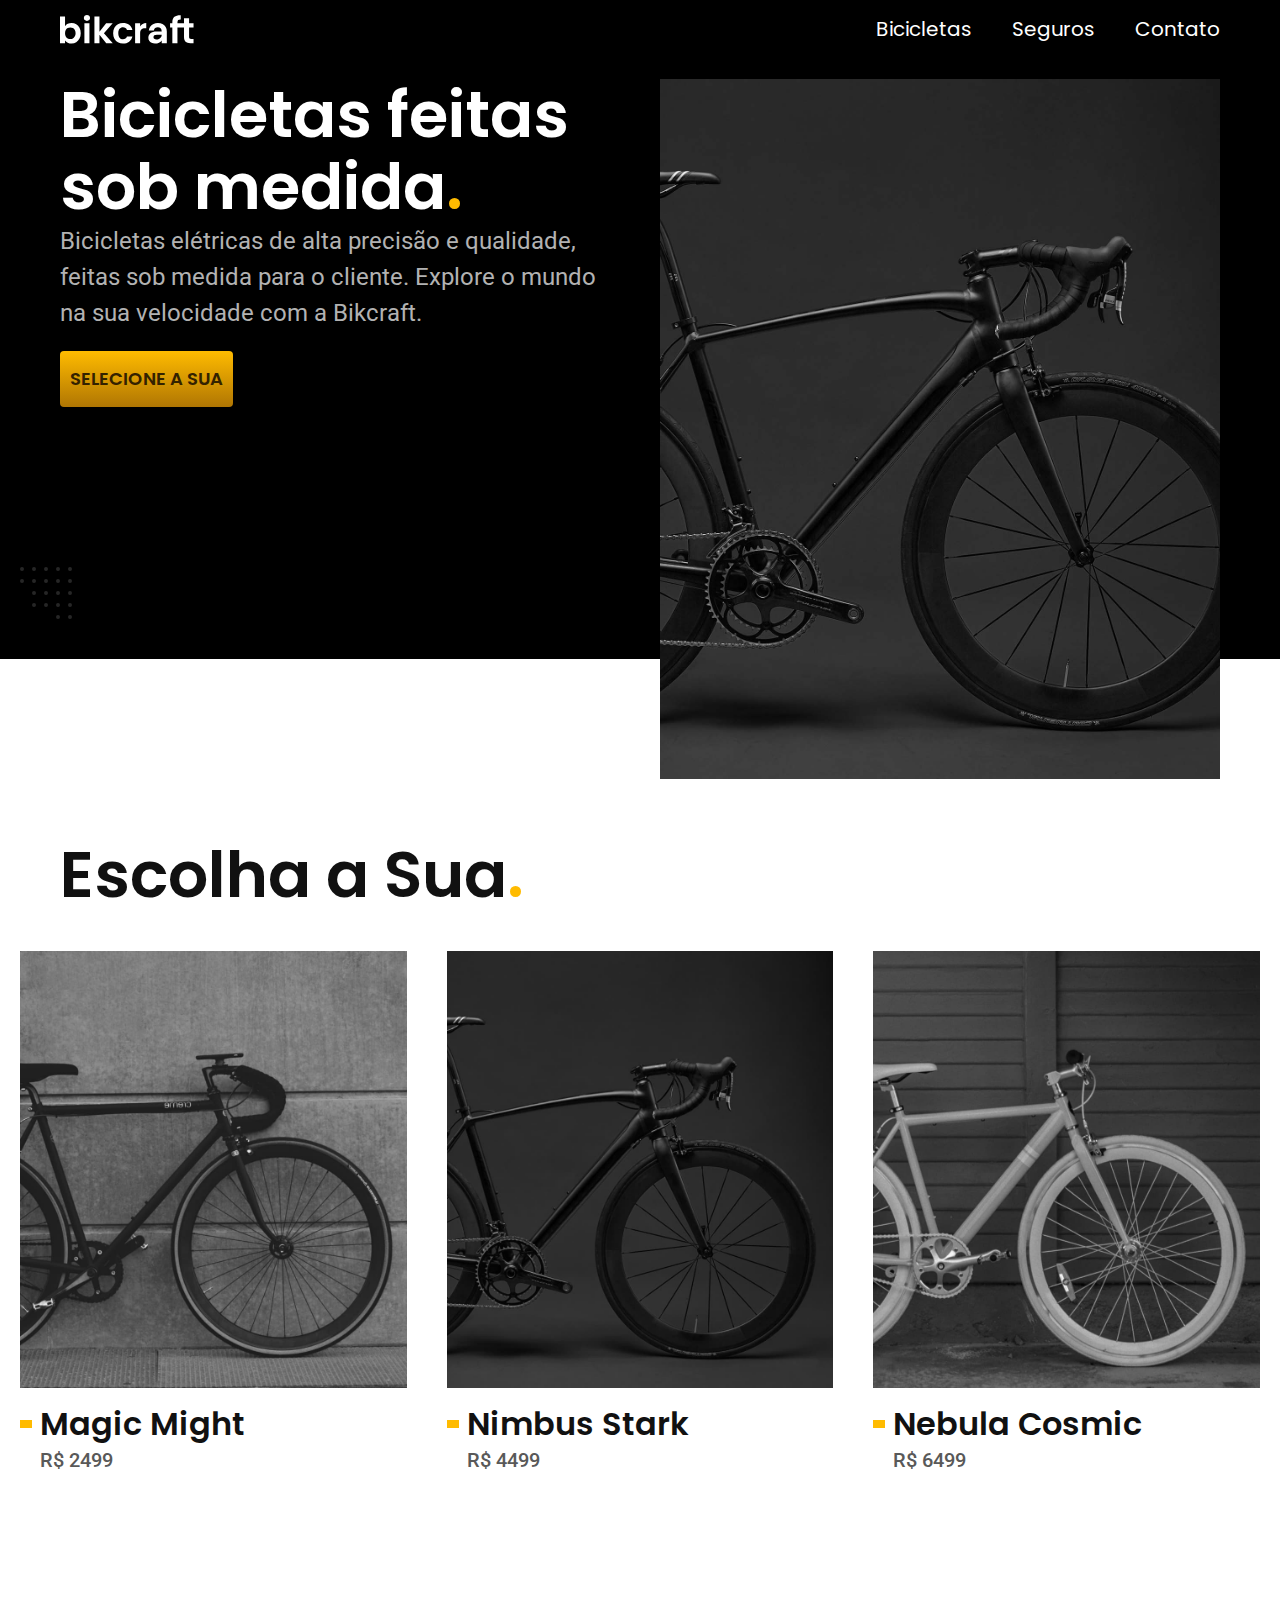
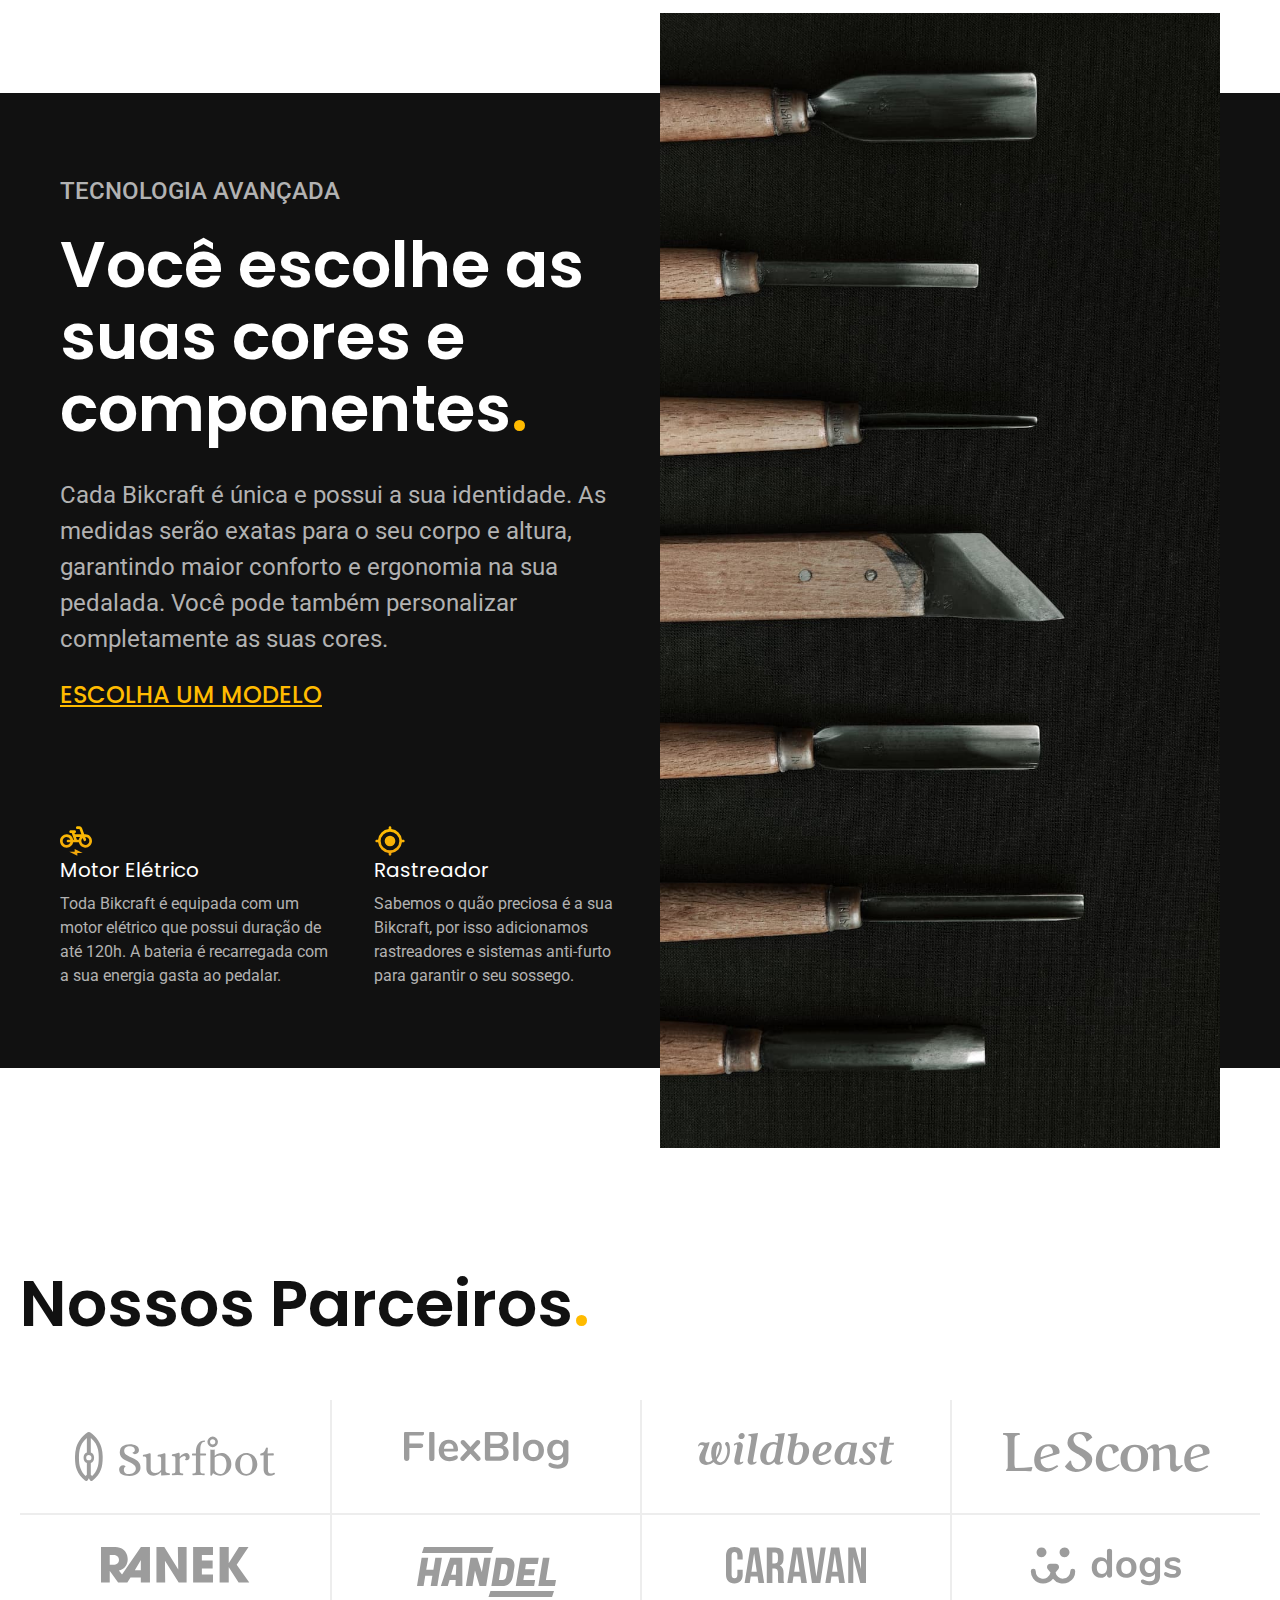
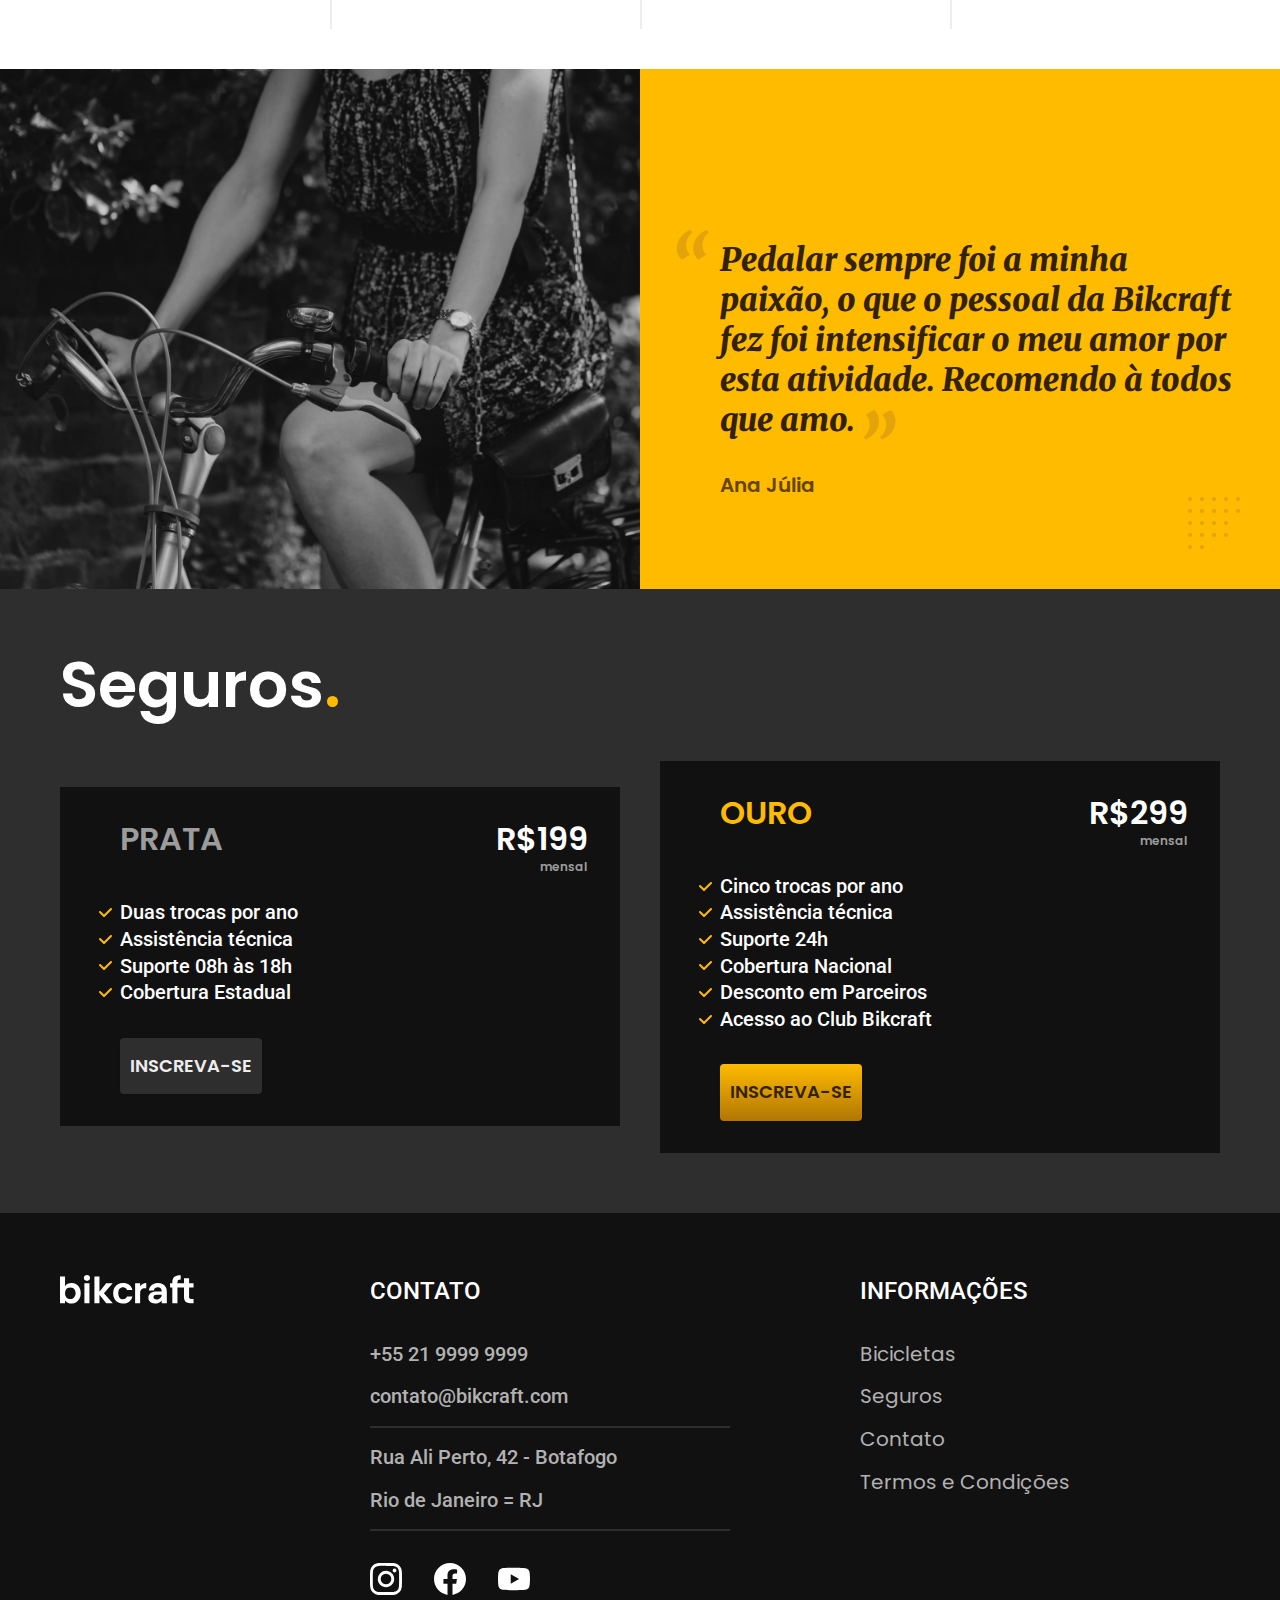
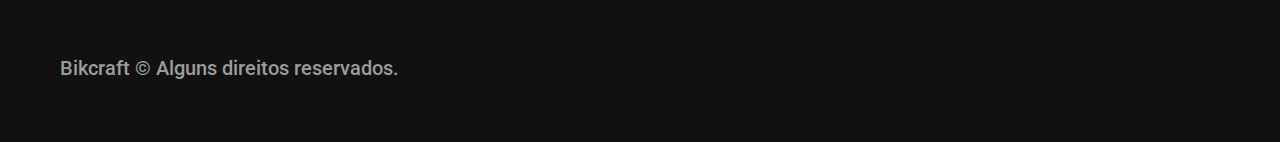
<file: index.html>
<!DOCTYPE html>
<html lang="pt-br">
<head>
   <link rel="preconnect" href="https://fonts.googleapis.com">
   <link rel="preconnect" href="https://fonts.gstatic.com" crossorigin> <link href="https://fonts.googleapis.com/css2?family=Inter:wght@400;500&family=Poppins:wght@400;600&family=Roboto:wght@400;500&display=swap" rel="stylesheet">
   <link rel="preconnect" href="https://fonts.googleapis.com">
   <link rel="preconnect" href="https://fonts.gstatic.com" crossorigin>
   <link href="https://fonts.googleapis.com/css2?family=Inter:wght@400;500&family=Merriweather:ital,wght@1,900&family=Poppins:wght@400;600&family=Roboto:wght@400;500&display=swap" rel="stylesheet">

   <link rel="preload" href="style.css" as="style">
   <link rel="stylesheet" href="style.css">
   <meta charset="UTF-8">
   <meta name="viewport" content="width=device-width, initial-scale=1.0">
   <link rel="icon" href="./favicon.svg" type="image/svg+xml">
   <title>Bikcraft</title>
   <script>document.documentElement.classList.add('js')</script>
</head>

<body>
   <header class="header-bg">
      <div class="header container">
         <a href="./">
            <img src="./img/bikcraft.svg" alt="Bickraft">
         </a>
         <nav aria-label="primaria">
            <ul class="header-menu font-1-m cor-0">
               <li><a href="./bicicletas.html">Bicicletas</a></li>
               <li><a href="./seguros/">Seguros</a></li>
               <li><a href="./contato.html">Contato</a></li>
            </ul>
         </nav>
      </div>
   </header>

   <main class="inicial-bg">
      <div class="container-inicial container">
         <div class="container-cont">
            <h1 class="font-1-xxl cor-0 fadeInDown" data-anime="200">Bicicletas feitas sob medida<span class="p1">.</span></h1>
            <p class="font-2-l cor-5 fadeInDown" data-anime="400">Bicicletas elétricas de alta precisão e qualidade,  feitas sob medida para o cliente. Explore o mundo na sua velocidade com a Bikcraft<span>.</span>
            </p>
            <a class="botao fadeInDown" data-anime="600" href="./bicicletas.html">selecione a sua</a>
         </div>
         <picture class="fadeInDown" data-anime="800">
            <img src="./img/fotos/introducao.jpg" alt="Imagem de uma bicicleta num fundo cinza.">
         </picture>
      </div>
   </main>

   <article class="bic-lista">
      <h2 class="font-1-xxl container">Escolha a Sua<span class="p1">.</span></h2>
      <ul class="bic-itens">
         <li>
            <a href="./bicicletas/magic.html">
               <img src="./img/bicicletas/magic-home.jpg" alt="">
               <h3 class="font-1-xl">Magic Might</h3>
               <span class="font-2-m cor-8">R$ 2499</span>
            </a>
         </li>
         <li>
            <a href="./bicicletas/nimbus.html">
               <img src="./img/bicicletas/nimbus-home.jpg" alt="">
               <h3 class="font-1-xl">Nimbus Stark</h3>
               <span class="font-2-m cor-8">R$ 4499</span>
            </a>
         </li>
         <li>
            <a href="./bicicletas/nebula.html">
               <img src="./img/bicicletas/nebula-home.jpg" alt="">
               <h3 class="font-1-xl">Nebula Cosmic</h3>
               <span class="font-2-m cor-8">R$ 6499</span>
            </a>
         </li>
      </ul>
   </article>

   <article class="tecnologia-bg">
      <div class="tecnologia container">
         <div class="tecnologia-conteudo">
            <span class="font-2-l-b cor-5">Tecnologia Avançada</span>
            <h2 class="font-1-xxl cor-0">Você escolhe as suas cores e componentes<span class="p1">.</span></h2>
            <p class="font-2-l cor-5">Cada Bikcraft é única e possui a sua identidade. As medidas serão exatas para o seu corpo e altura, garantindo maior conforto e ergonomia na sua pedalada. Você pode também personalizar completamente as suas cores.</p>
            <a class="link" href="./bicicletas.html">Escolha um modelo</a>
            <div class="tecnologia-vantagens">
               <div>
                  <img src="./img/icones/eletrica.svg" alt="">
                  <h3 class="font-1-m cor-0">Motor Elétrico</h3>
                  <p class="font-2-s cor-5">Toda Bikcraft é equipada com um motor elétrico que possui duração de até 120h. A bateria é recarregada com a sua energia gasta ao pedalar.</p>
               </div>
               <div>
                  <img src="./img/icones/rastreador.svg" alt="">
                  <h3 class="font-1-m cor-0">Rastreador</h3>
                  <p class="font-2-s cor-5">Sabemos o quão preciosa é a sua Bikcraft, por isso adicionamos rastreadores e sistemas anti-furto para garantir o seu sossego.</p>
               </div>
            </div>
         </div>
         <div class="tecnologia-img">
            <img src="./img/fotos/tecnologia.jpg" alt="">
         </div>
      </div>
   </article>

   <section class="parceiros" aria-label="Nossos Parceiros">
      <h2 class="font-1-xxl">Nossos Parceiros<span class="p1">.</span></h2>
         <ul>
            <li><img src="./img/parceiros/surfbot.svg" alt="Surfbot"></li>
            <li><img src="./img/parceiros/flexblog.svg" alt="Flexblog"></li>
            <li><img src="./img/parceiros/wildbeast.svg" alt="Wildbeast"></li>
            <li><img src="./img/parceiros/lescone.svg" alt="Lescone"></li>
            <li><img src="./img/parceiros/ranek.svg" alt="Ranek"></li>
            <li><img src="./img/parceiros/handel.svg" alt="Handel"></li>
            <li><img src="./img/parceiros/caravan.svg" alt="Caravan"></li>
            <li><img src="./img/parceiros/dogs.svg" alt="Dogs"></li>
         </ul>
   </section>

   <section class="depoimento" aria-label="Depoimento">
      <div>
         <img src="./img/fotos/depoimento.jpg" alt="Mulher andando de bicicleta.">
      </div>
      <div class="depoimento-conteudo">
         <blockquote class="font-1-xl p5">
            <p>Pedalar sempre foi a minha paixão, o que o pessoal da Bikcraft fez foi intensificar o meu amor por esta atividade. Recomendo à todos que amo.</p>
         </blockquote>
         <span class="font-1-m-b p4">Ana Júlia</span>
      </div>
   </section>

   <article class="seguros-bg">
      <div class="seguros container">
         <h2 class="font-1-xxl cor-0">Seguros<span class="p1">.</span></h2>
         <div class="seguros-item">
            <h3 class="font-1-xl cor-6">PRATA</h3>
            <span class="font-1-xl cor-0">R$199 <span class="font-1-xs cor-6">mensal</span></span>
            <ul class="font-2-m cor-0">
               <li>Duas trocas por ano</li>
               <li>Assistência técnica</li>
               <li>Suporte 08h às 18h</li>
               <li>Cobertura Estadual</li>
            </ul>
            <a class="botao secundario" href="./orcamento.html">INSCREVA-SE</a>
         </div>
      <div class="seguros-item">
            <h3 class="font-1-xl p1">OURO</h3>
            <span class="font-1-xl cor-0">R$299 <span class="font-1-xs cor-6">mensal</span></span>
            <ul class="font-2-m cor-0">
               <li>Cinco trocas por ano</li>
               <li>Assistência técnica</li>
               <li>Suporte 24h</li>
               <li>Cobertura Nacional</li>
               <li>Desconto em Parceiros</li>
               <li>Acesso ao Club Bikcraft</li>
            </ul>
            <a class="botao" href="./orcamento.html">INSCREVA-SE</a>
         </div>
      </div>
   </article>
   
   <footer class="footer-bg">
      <div class="footer container">
         <img src="./img/bikcraft.svg" alt="Bikcraft">
         <div class="footer-contato">
            <h3 class="font-2-l-b cor-0">CONTATO</h3>
            <ul class="font-2-m cor-5">
               <li><a href="tel:+552199999999">+55 21 9999 9999</a></li>
               <li><a href="mailto:contato@bikcraft.com">contato@bikcraft.com</a></li>
               <li>Rua Ali Perto, 42 - Botafogo</li>
               <li>Rio de Janeiro = RJ</li>
            </ul>
            <div class="footer-redes">
               <a href="./">
                  <img src="./img/redes/instagram.svg" alt="Link do Instagram">
               </a>
               <a href="./">
                  <img src="./img/redes/facebook.svg" alt="Link do Facebook">
               </a>
               <a href="./">
                  <img src="./img/redes/youtube.svg" alt="Link do Youtube">
               </a>
            </div>
         </div>
            <div class="footer-info">
               <h3 class="font-2-l-b cor-0">INFORMAÇÕES</h3>
               <nav>
                  <ul class="font-1-m cor-5">
                     <li><a href="./bicicletas.html">Bicicletas</a></li>
                     <li><a href="./seguros.html">Seguros</a></li>
                     <li><a href="./contato.html">Contato</a></li>
                     <li><a href="./termos.html">Termos e Condições</a></li>
                  </ul>
               </nav>
            </div>
            <p class="footer-copy font-2-m cor-6">Bikcraft © Alguns direitos reservados.</p>
      </div> 
   </footer>
   <script src="./plugins/simple-anime.js"></script>
   <script src="../js/script.js"></script>
</body>
</html>
</file>
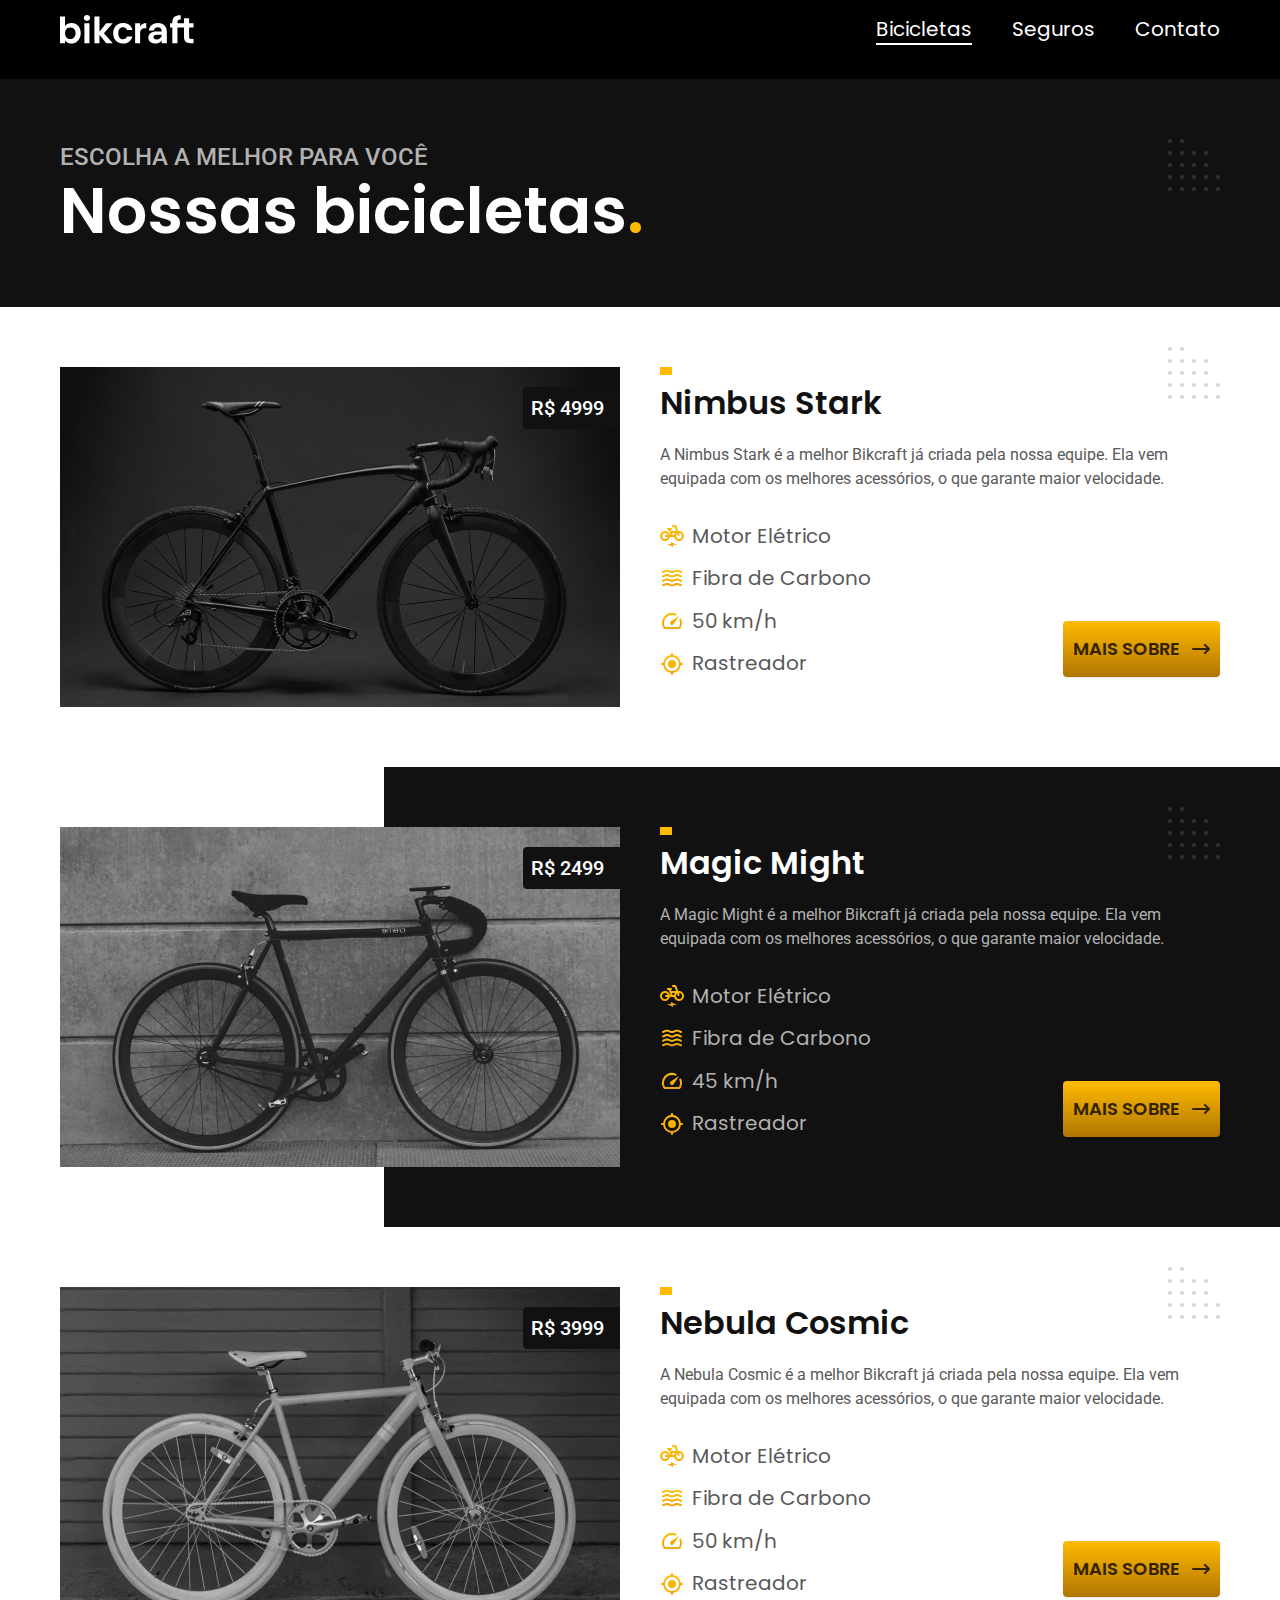
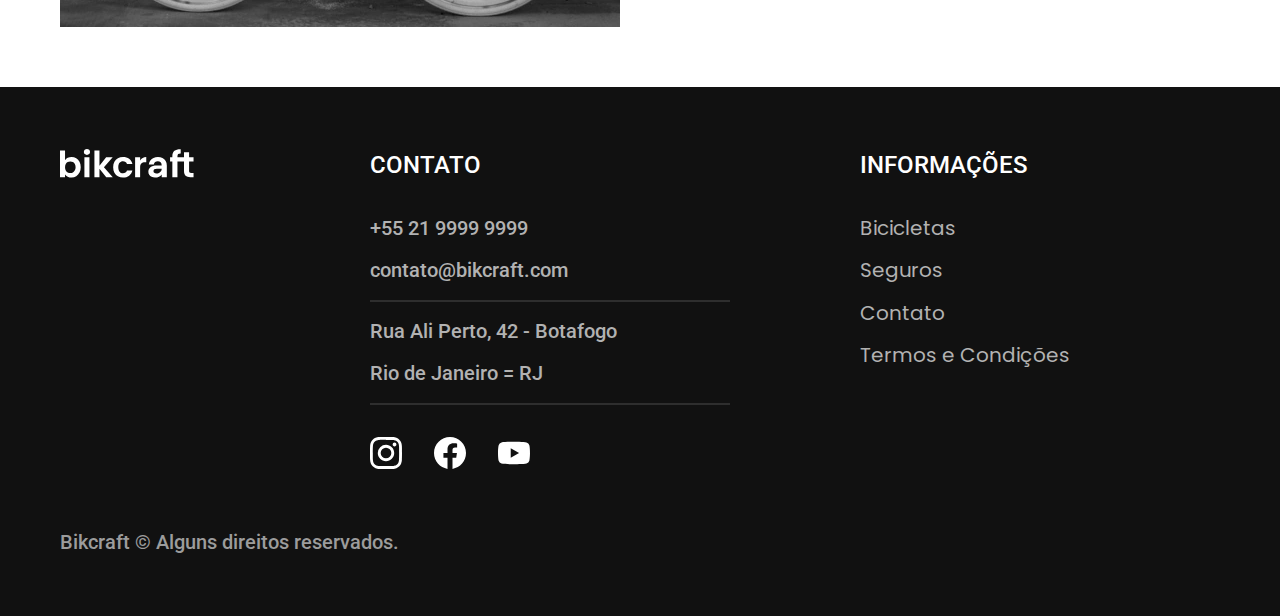
<file: bicicletas.html>
<!DOCTYPE html>
<html lang="pt-br">
<head>
   <link rel="preconnect" href="https://fonts.googleapis.com">
   <link rel="preconnect" href="https://fonts.gstatic.com" crossorigin> <link href="https://fonts.googleapis.com/css2?family=Inter:wght@400;500&family=Poppins:wght@400;600&family=Roboto:wght@400;500&display=swap" rel="stylesheet">
   <link rel="preconnect" href="https://fonts.googleapis.com">
   <link rel="preconnect" href="https://fonts.gstatic.com" crossorigin>
   <link href="https://fonts.googleapis.com/css2?family=Inter:wght@400;500&family=Merriweather:ital,wght@1,900&family=Poppins:wght@400;600&family=Roboto:wght@400;500&display=swap" rel="stylesheet">
    <link rel="preload" href="style.css" as="style">
   <link rel="stylesheet" href="style.css">
   <meta charset="UTF-8">
   <meta name="viewport" content="width=device-width, initial-scale=1.0">
   <link rel="icon" href="./favicon.svg" type="image/svg+xml">
   <title>Nossas Bicicletas - Bikcraft</title>
   <script>document.documentElement.classList.add('js')</script>
</head>
<body id="nossasbik">
   <header class="header-bg">
      <div class="header container">
         <a href="./">
            <img src="./img/bikcraft.svg" alt="Bickraft">
         </a>
         <nav aria-label="primaria">
            <ul class="header-menu font-1-m cor-0">
               <li><a href="./bicicletas.html">Bicicletas</a></li>
               <li><a href="./seguros.html">Seguros</a></li>
               <li><a href="./contato.html">Contato</a></li>
            </ul>
         </nav>
      </div>
   </header>

   <main>
      <div class="titulo-bg">
         <div class="titulo container">
            <span class="font-2-l-b cor-5">ESCOLHA A MELHOR PARA VOCÊ</span>
            <h1 class="font-1-xxl cor-0">Nossas bicicletas<span class="p1">.</span></h1>
         </div>
      </div>

      <div class="bicicletas container">
        <div class="nossasbik-img">
          <img src="./img/bicicletas/nimbus.jpg" alt="">
          <span class="font-2-m cor-0">R$ 4999</span>
        </div>
         
        <div class="bicicletas-conteudo">
        <h2 class="font-1-xl">Nimbus Stark</h2>
        <p class="font-2-s cor-8">A Nimbus Stark é a melhor Bikcraft já criada pela nossa equipe. Ela vem equipada com os melhores acessórios, o que garante maior velocidade.</p>

        <ul class="font-1-m cor-8">
          <li>
            <img src="./img/icones/eletrica.svg" alt="">
            Motor Elétrico
          </li>
          <li>
            <img src="./img/icones/carbono.svg" alt="">
            Fibra de Carbono
          </li>
          <li>
            <img src="./img/icones/velocidade.svg" alt="">
            50 km/h
          </li>
          <li>
            <img src="./img/icones/rastreador.svg" alt="">
            Rastreador
          </li>
        </ul>
        <a class="botao seta" href="./bicicletas/nimbus.html">Mais Sobre</a>
      </div>
    </div>

    <div class="bicicletas-bg">
      <div class="bicicletas container">
        <div class="nossasbik-img">
          <img src="./img/bicicletas/magic.jpg" alt="Bicicleta preta">
          <span class="font-2-m cor-0">R$ 2499</span>
        </div>

        <div class="bicicletas-conteudo">
          <h2 class="font-1-xl cor-0">Magic Might</h2>
          <p class="font-2-s cor-5">A Magic Might é a melhor Bikcraft já criada pela nossa equipe. Ela vem equipada com os melhores acessórios, o que garante maior velocidade.</p>

          <ul class="font-1-m cor-5">
            <li>
              <img src="./img/icones/eletrica.svg" alt="">
              Motor Elétrico
            </li>
            <li>
              <img src="./img/icones/carbono.svg" alt="">
              Fibra de Carbono
            </li>
            <li>
              <img src="./img/icones/velocidade.svg" alt="">
              45 km/h
            </li>
            <li>
              <img src="./img/icones/rastreador.svg" alt="">
              Rastreador
            </li>
          </ul>
          <a class="botao seta" href="./bicicletas/magic.html">Mais Sobre</a>
        </div>
      </div>
    </div>

    <div class="bicicletas container">
      <div class="nossasbik-img">
        <img src="./img/bicicletas/nebula.jpg" alt="Bicicleta preta">
        <span class="font-2-m cor-0">R$ 3999</span>
      </div>
      <div class="bicicletas-conteudo">
        <h2 class="font-1-xl">Nebula Cosmic</h2>
        <p class="font-2-s cor-8">A Nebula Cosmic é a melhor Bikcraft já criada pela nossa equipe. Ela vem equipada com os melhores acessórios, o que garante maior velocidade.</p>
        <ul class="font-1-m cor-8">
          <li>
            <img src="./img/icones/eletrica.svg" alt="">
            Motor Elétrico
          </li>
          <li>
            <img src="./img/icones/carbono.svg" alt="">
            Fibra de Carbono
          </li>
          <li>
            <img src="./img/icones/velocidade.svg" alt="">
            50 km/h
          </li>
          <li>
            <img src="./img/icones/rastreador.svg" alt="">
            Rastreador
          </li>
        </ul>
        <a class="botao seta" href="./bicicletas/nebula.html">Mais Sobre</a>
      </div>
    </div>
   </main>

   <footer class="footer-bg">
      <div class="footer container">
         <img src="./img/bikcraft.svg" alt="Bikcraft">
         <div class="footer-contato">
            <h3 class="font-2-l-b cor-0">CONTATO</h3>
            <ul class="font-2-m cor-5">
               <li><a href="tel:+552199999999">+55 21 9999 9999</a></li>
               <li><a href="mailto:contato@bikcraft.com">contato@bikcraft.com</a></li>
               <li>Rua Ali Perto, 42 - Botafogo</li>
               <li>Rio de Janeiro = RJ</li>
            </ul>
            <div class="footer-redes">
               <a href="./">
                  <img src="./img/redes/instagram.svg" alt="Link do Instagram">
               </a>
               <a href="./">
                  <img src="./img/redes/facebook.svg" alt="Link do Facebook">
               </a>
               <a href="./">
                  <img src="./img/redes/youtube.svg" alt="Link do Youtube">
               </a>
            </div>
         </div>
            <div class="footer-info">
               <h3 class="font-2-l-b cor-0">INFORMAÇÕES</h3>
               <nav>
                  <ul class="font-1-m cor-5">
                     <li><a href="./bicicletas.html">Bicicletas</a></li>
                     <li><a href="./seguros.html">Seguros</a></li>
                     <li><a href="./contato.html">Contato</a></li>
                     <li><a href="./termos.html">Termos e Condições</a></li>
                  </ul>
               </nav>
            </div>
            <p class="footer-copy font-2-m cor-6">Bikcraft © Alguns direitos reservados.</p>
      </div> 
   </footer>
   <script src="./js/script.js"></script>
</body>
</html>
</file>
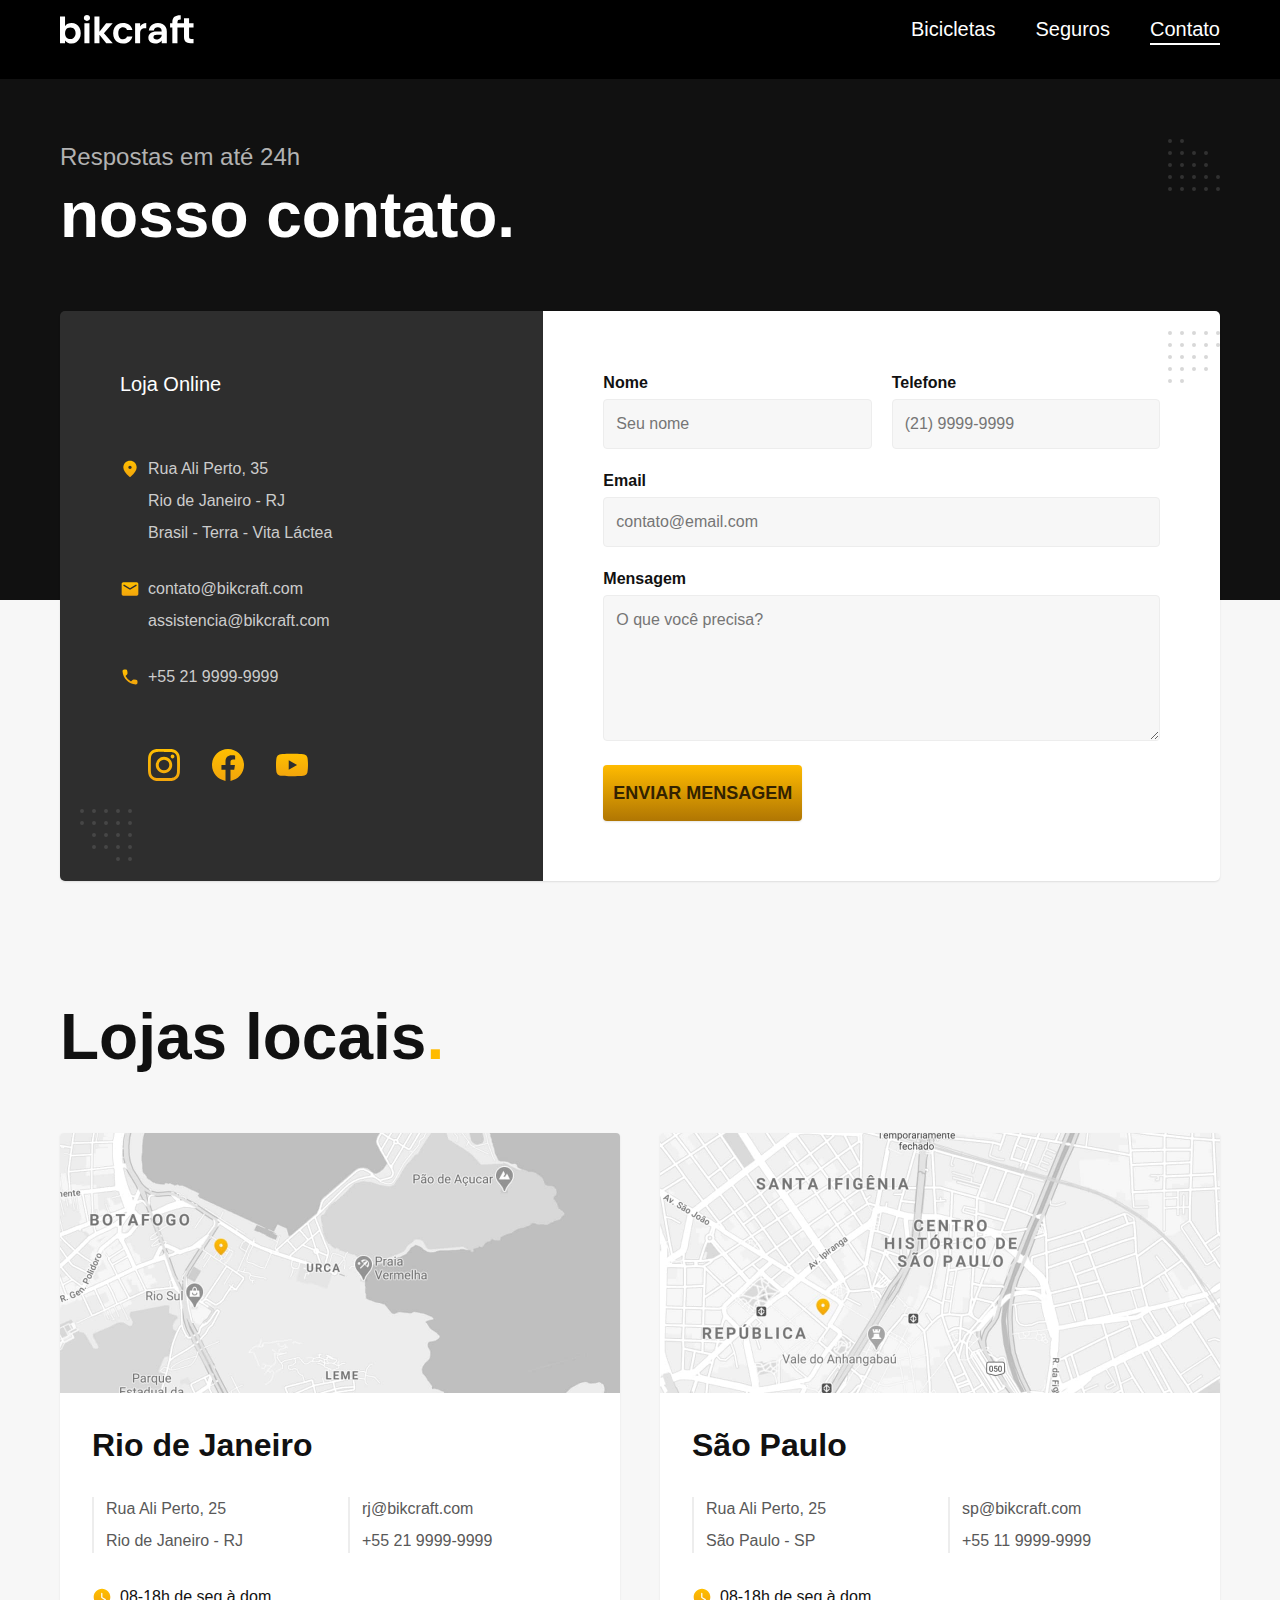
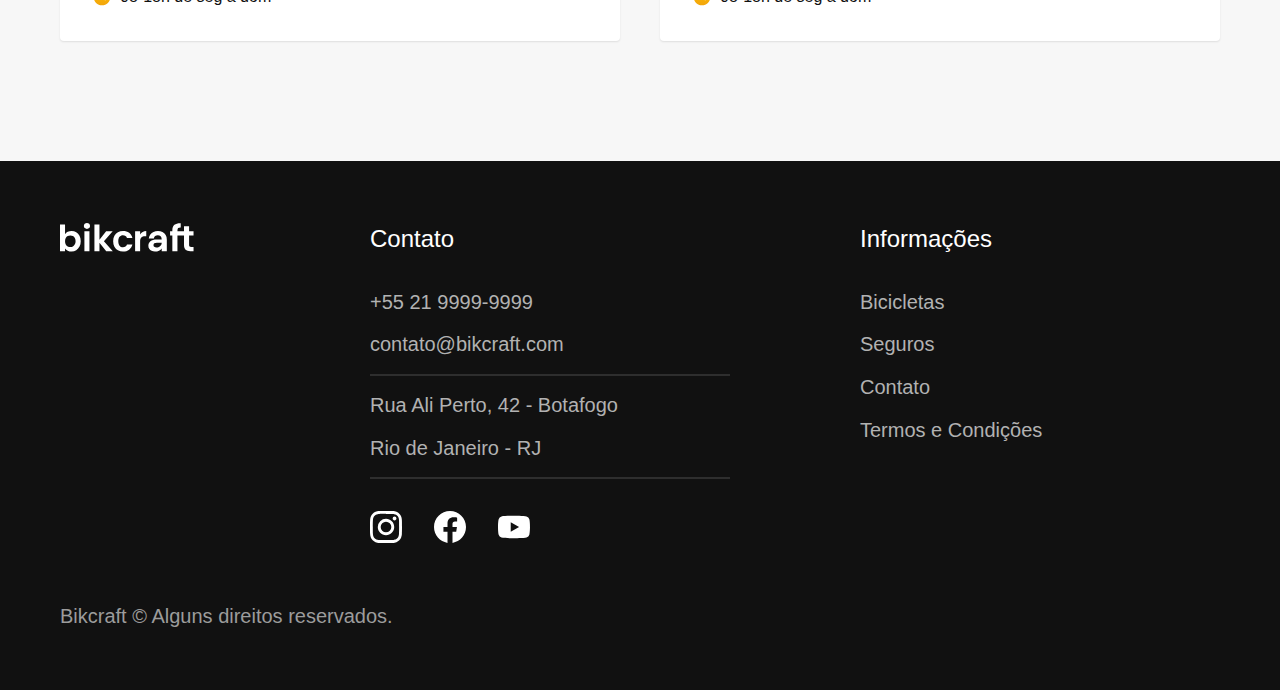
<file: contato.html>
<!DOCTYPE html>
<html lang="pt-br">

<head>
  <meta charset="UTF-8">
  <meta name="viewport" content="width=device-width, initial-scale=1.0">
  <link rel="icon" href="./favicon.svg" type="image/svg+xml">
  <title>Contato | Bikcraft</title>
  <meta name="description" content="Contato.">
  <link rel="preload" href="style.css" as="style">
   <link rel="stylesheet" href="style.css">
   <script>document.documentElement.classList.add('js')</script>
</head>

<body id="contato">
    <header class="header-bg">
    <div class="header container">
      <a href="./">
        <img src="./img/bikcraft.svg" alt="Bikcraft">
      </a>

      <nav aria-label="primaria">
        <ul class="header-menu font-1-m cor-0">
          <li><a href="./bicicletas.html">Bicicletas</a></li>
          <li><a href="./seguros.html">Seguros</a></li>
          <li><a href="./contato.html">Contato</a></li>
        </ul>
      </nav>
    </div>
    </header>

    <main>
      <div class="titulo-bg">
      <div class="titulo container">
        <p class="font-2-l-b cor-5">Respostas em até 24h</p>
        <h1 class="font-1-xxl cor-0">nosso contato<span class="cor-p1">.</span></h1>
      </div>
    </div>

    <div class="contato container">
      <section class="contato-dados" aria-label="Endereço">
        <h2 class="font-1-m cor-0">Loja Online</h2>
        <div class="contato-endereco font-2-s cor-4">
          <p>Rua Ali Perto, 35</p>
          <p>Rio de Janeiro - RJ</p>
          <p>Brasil - Terra - Vita Láctea</p>
        </div>
        <address class="contato-meios font-2-s cor-4">
          <a href="mailto:contato@bikcraft.com">contato@bikcraft.com</a>
          <a href="mailto:assistencia@bikcraft.com">assistencia@bikcraft.com</a>
          <a href="tel:+552199999999">+55 21 9999-9999</a>
        </address>
        <div class="contato-redes">
          <a href="./">
            <img src="./img/redes/instagram-p.svg" alt="Instagram">
          </a>
          <a href="./">
            <img src="./img/redes/facebook-p.svg" alt="Facebook">
          </a>
          <a href="./">
            <img src="./img/redes/youtube-p.svg" alt="Youtube">
          </a>
        </div>
      </section>
      <section class="contato-formulario" aria-label="Formulário">
        <form class="form" action="./contato.html">
          <div>
            <label for="nome">Nome</label>
            <input type="text" id="nome" name="nome" placeholder="Seu nome">
          </div>
          <div>
            <label for="telefone">Telefone</label>
            <input type="text" id="telefone" name="telefone" placeholder="(21) 9999-9999">
          </div>
          <div class="col-2">
            <label for="email">Email</label>
            <input type="email" id="email" name="email" placeholder="contato@email.com">
          </div>
          <div class="col-2">
            <label for="mensagem">Mensagem</label>
            <textarea rows="5" id="mensagem" name="mensagem" placeholder="O que você precisa?"></textarea>
          </div>
          <button class="botao col-2">Enviar Mensagem</button>
        </form>
      </section>
    </div>
  </main>

  <article class="lojas container">
    <h2 class="font-1-xxl">Lojas locais<span class="p1">.</span></h2>
    <div class="lojas-item">
      <img src="./img/lojas/rj.jpg" alt="mapa marcando o endereço em Rua Ali Perto, 25 - Rio de Janeiro - RJ">
      <div class="lojas-conteudo">
        <h3 class="font-1-xl">Rio de Janeiro</h3>
        <div class="lojas-dados font-2-s cor-8">
          <p>Rua Ali Perto, 25</p>
          <p>Rio de Janeiro - RJ</p>
        </div>
        <div class="lojas-dados font-2-s cor-8">
          <a href="mailto:rj@bikcraft.com">rj@bikcraft.com</a>
          <a href="tel:+552199999999">+55 21 9999-9999</a>
        </div>
        <p class="lojas-tempo font-1-s"><img src="./img/icones/horario.svg" alt="">08-18h de seg à dom</p>
      </div>
    </div>

    <div class="lojas-item">
      <img src="./img/lojas/sp.jpg" alt="mapa marcando o endereço em Rua Ali Perto, 25 - São Paulo - SP">
      <div class="lojas-conteudo">
        <h3 class="font-1-xl">São Paulo</h3>
        <div class="lojas-dados font-2-s cor-8">
          <p>Rua Ali Perto, 25</p>
          <p>São Paulo - SP</p>
        </div>
        <div class="lojas-dados font-2-s cor-8">
          <a href="mailto:sp@bikcraft.com">sp@bikcraft.com</a>
          <a href="tel:+551199999999">+55 11 9999-9999</a>
        </div>
        <p class="lojas-tempo font-1-s"><img src="./img/icones/horario.svg" alt="">08-18h de seg à dom</p>
      </div>
    </div>
  </article>


  <footer class="footer-bg">
    <div class="footer container">
      <img src="./img/bikcraft.svg" alt="Bikcraft">
      <div class="footer-contato">
        <h3 class="font-2-l-b cor-0">Contato</h3>
        <ul class="font-2-m cor-5">
          <li><a href="tel:+552199999999">+55 21 9999-9999</a></li>
          <li><a href="mailto:contato@bikcraft.com">contato@bikcraft.com</a></li>
          <li>Rua Ali Perto, 42 - Botafogo</li>
          <li>Rio de Janeiro - RJ</li>
        </ul>
        <div class="footer-redes">
          <a href="./">
            <img src="./img/redes/instagram.svg" alt="Instagram">
          </a>
          <a href="./">
            <img src="./img/redes/facebook.svg" alt="Facebook">
          </a>
          <a href="./">
            <img src="./img/redes/youtube.svg" alt="Youtube">
          </a>
        </div>
      </div>
      <div class="footer-informacoes">
        <h3 class="font-2-l-b cor-0">Informações</h3>
        <nav>
          <ul class="font-1-m cor-5">
            <li><a href="./bicicletas.html">Bicicletas</a></li>
            <li><a href="./seguros.html">Seguros</a></li>
            <li><a href="./contato.html">Contato</a></li>
            <li><a href="./termos.html">Termos e Condições</a></li>
          </ul>
        </nav>
      </div>
      <p class="footer-copy font-2-m cor-6">Bikcraft © Alguns direitos reservados.</p>
    </div>
  </footer>
   <script src="./js/script.js"></script>
</body>

</html>
</file>
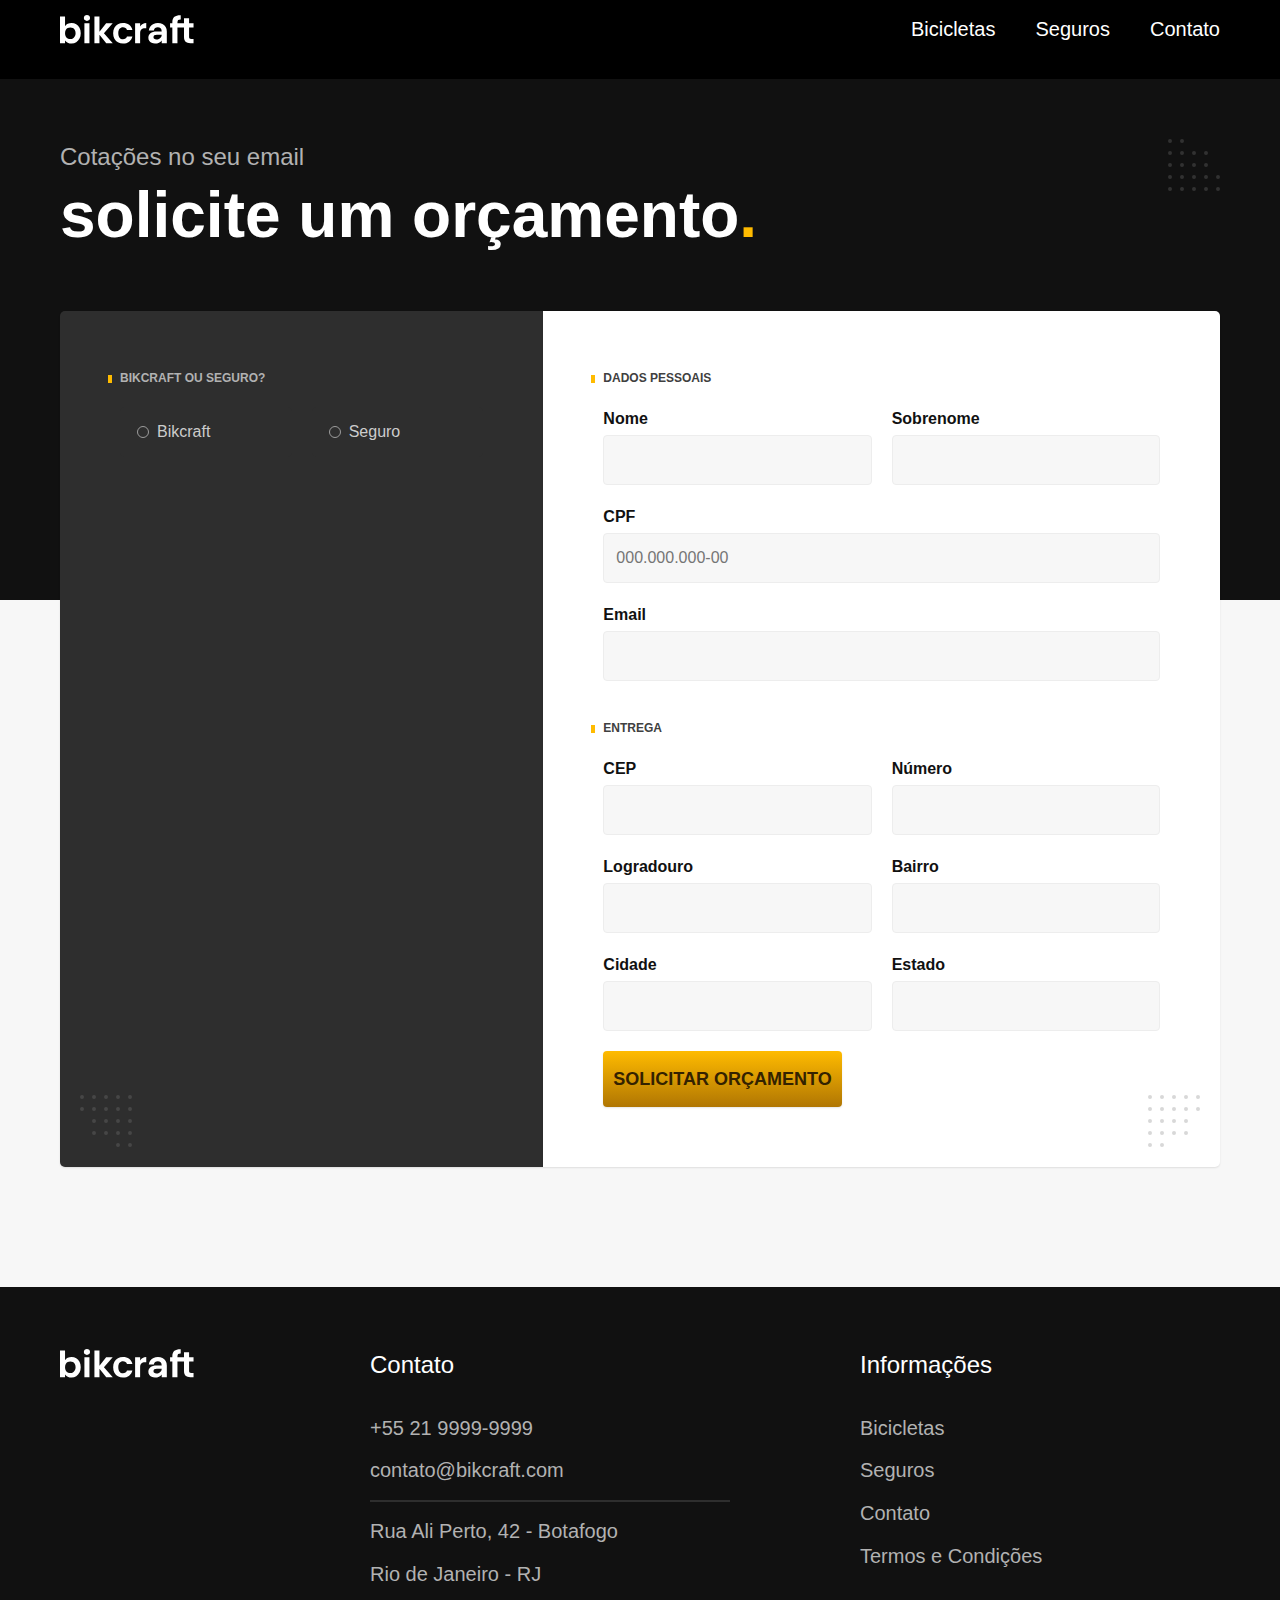
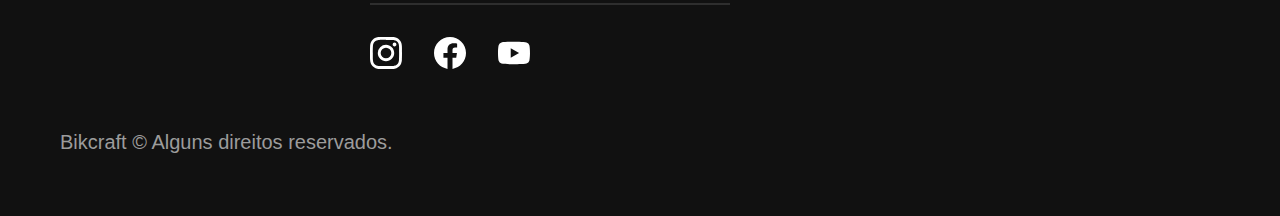
<file: orcamento.html>
<!DOCTYPE html>
<html lang="pt-br">

<head>
  <meta charset="UTF-8">
  <meta name="viewport" content="width=device-width, initial-scale=1.0">
     <link rel="icon" href="./favicon.svg" type="image/svg+xml">
  <title>Orçamento | Bikcraft</title>
  <meta name="description" content="Orçamento.">

     <link rel="preload" href="style.css" as="style">
   <link rel="stylesheet" href="style.css">
   <script>document.documentElement.classList.add('js')</script>
</head>

<body id="orcamento">
  <header class="header-bg">
    <div class="header container">
      <a href="./">
        <img src="./img/bikcraft.svg" alt="Bikcraft">
      </a>

      <nav aria-label="primaria">
        <ul class="header-menu font-1-m cor-0">
          <li><a href="./bicicletas.html">Bicicletas</a></li>
          <li><a href="./seguros.html">Seguros</a></li>
          <li><a href="./contato.html">Contato</a></li>
        </ul>
      </nav>
    </div>
  </header>

  <main>
    <div class="titulo-bg">
      <div class="titulo container">
        <p class="font-2-l-b cor-5">Cotações no seu email</p>
        <h1 class="font-1-xxl cor-0">solicite um orçamento<span class="p1">.</span></h1>
      </div>
    </div>

    <form class="orcamento container" action="./orcamento.html">
      <div class="orcamento-produto">
        <h2 class="font-1-xs cor-5">Bikcraft ou Seguro?</h2>

        <input type="radio" name="tipo" value="bikcraft" id="bikcraft">
        <label for="bikcraft">Bikcraft</label>

        <input type="radio" name="tipo" value="seguro" id="seguro">
        <label for="seguro">Seguro</label>

        <div class="orcamento-conteudo" id="orcamento-bikcraft">
          <h2 class="font-1-xs cor-5">Escolha a sua</h2>

          <input type="radio" name="produto" value="nimbus" id="nimbus">
          <label for="nimbus">Nimbus Stark <span>R$ 4999</span></label>
          <div class="orcamento-detalhes">
            <ul class="font-1-xs cor-8">
              <li><img src="./img/icones/eletrica.svg" alt=""> Motor Elétrico</li>
              <li><img src="./img/icones/carbono.svg" alt=""> Fibra de Carbono</li>
              <li><img src="./img/icones/velocidade.svg" alt=""> 50 km/h</li>
              <li><img src="./img/icones/rastreador.svg" alt=""> Rastreador</li>
            </ul>
            <img src="./img/bicicletas/nimbus.jpg" alt="Bicicleta preta">
          </div>

          <input type="radio" name="produto" value="magic" id="magic">
          <label for="magic">Magic Might <span>R$ 2499</span></label>
          <div class="orcamento-detalhes">
            <ul class="font-1-xs cor-8">
              <li><img src="./img/icones/eletrica.svg" alt=""> Motor Elétrico</li>
              <li><img src="./img/icones/carbono.svg" alt=""> Fibra de Carbono</li>
              <li><img src="./img/icones/velocidade.svg" alt=""> 45 km/h</li>
              <li><img src="./img/icones/rastreador.svg" alt=""> Rastreador</li>
            </ul>
            <img src="./img/bicicletas/magic.jpg" alt="Bicicleta preta">
          </div>

          <input type="radio" name="produto" value="nebula" id="nebula">
          <label for="nebula">Nebula Cosmic <span>R$ 3999</span></label>
          <div class="orcamento-detalhes">
            <ul class="font-1-xs cor-8">
              <li><img src="./img/icones/eletrica.svg" alt=""> Motor Elétrico</li>
              <li><img src="./img/icones/carbono.svg" alt=""> Fibra de Carbono</li>
              <li><img src="./img/icones/velocidade.svg" alt=""> 40 km/h</li>
              <li><img src="./img/icones/rastreador.svg" alt=""> Rastreador</li>
            </ul>
            <img src="./img/bicicletas/nebula.jpg" alt="Bicicleta branca">
          </div>

        </div>

        <div class="orcamento-conteudo" id="orcamento-seguro">
          <h2 class="font-1-xs cor-5">Escolha o plano</h2>

          <input type="radio" name="produto" value="prata" id="prata">
          <label for="prata">Prata <span>R$ 199</span></label>

          <input type="radio" name="produto" value="ouro" id="ouro">
          <label for="ouro">Ouro <span>R$ 299</span></label>
        </div>
      </div>
      
      <div class="orcamento-dados form">
        <h2 class="font-1-xs cor-9 col-2">dados pessoais</h2>
        <div>
          <label for="nome">Nome</label>
          <input type="text" id="nome" name="nome">
        </div>
        <div>
          <label for="sobrenome">Sobrenome</label>
          <input type="text" id="sobrenome" name="sobrenome">
        </div>
        <div class="col-2">
          <label for="cpf">CPF</label>
          <input type="text" id="cpf" name="cpf" placeholder="000.000.000-00">
        </div>
        <div class="col-2">
          <label for="email">Email</label>
          <input type="email" id="email" name="email">
        </div>
        <h2 class="font-1-xs cor-9 col-2">entrega</h2>
        <div>
          <label for="cep">CEP</label>
          <input type="text" id="cep" name="cep">
        </div>
        <div>
          <label for="numero">Número</label>
          <input type="text" id="numero" name="numero">
        </div>
        <div>
          <label for="logradouro">Logradouro</label>
          <input type="text" id="logradouro" name="logradouro">
        </div>
        <div>
          <label for="bairro">Bairro</label>
          <input type="text" id="bairro" name="bairro">
        </div>
        <div>
          <label for="cidade">Cidade</label>
          <input type="text" id="cidade" name="cidade">
        </div>
        <div>
          <label for="estado">Estado</label>
          <input type="text" id="estado" name="estado">
        </div>
        <button class="botao col-2">Solicitar Orçamento</button>
      </div>
    </form>
  </main>

  <footer class="footer-bg">
    <div class="footer container">
      <img src="./img/bikcraft.svg" alt="Bikcraft">
      <div class="footer-contato">
        <h3 class="font-2-l-b cor-0">Contato</h3>
        <ul class="font-2-m cor-5">
          <li><a href="tel:+552199999999">+55 21 9999-9999</a></li>
          <li><a href="mailto:contato@bikcraft.com">contato@bikcraft.com</a></li>
          <li>Rua Ali Perto, 42 - Botafogo</li>
          <li>Rio de Janeiro - RJ</li>
        </ul>
        <div class="footer-redes">
          <a href="./">
            <img src="./img/redes/instagram.svg" alt="Instagram">
          </a>
          <a href="./">
            <img src="./img/redes/facebook.svg" alt="Facebook">
          </a>
          <a href="./">
            <img src="./img/redes/youtube.svg" alt="Youtube">
          </a>
        </div>
      </div>
      <div class="footer-informacoes">
        <h3 class="font-2-l-b cor-0">Informações</h3>
        <nav>
          <ul class="font-1-m cor-5">
            <li><a href="./bicicletas.html">Bicicletas</a></li>
            <li><a href="./seguros.html">Seguros</a></li>
            <li><a href="./contato.html">Contato</a></li>
            <li><a href="./termos.html">Termos e Condições</a></li>
          </ul>
        </nav>
      </div>
      <p class="footer-copy font-2-m cor-6">Bikcraft © Alguns direitos reservados.</p>
    </div>
  </footer>
   <script src="./js/script.js"></script>
</body>

</html>
</file>
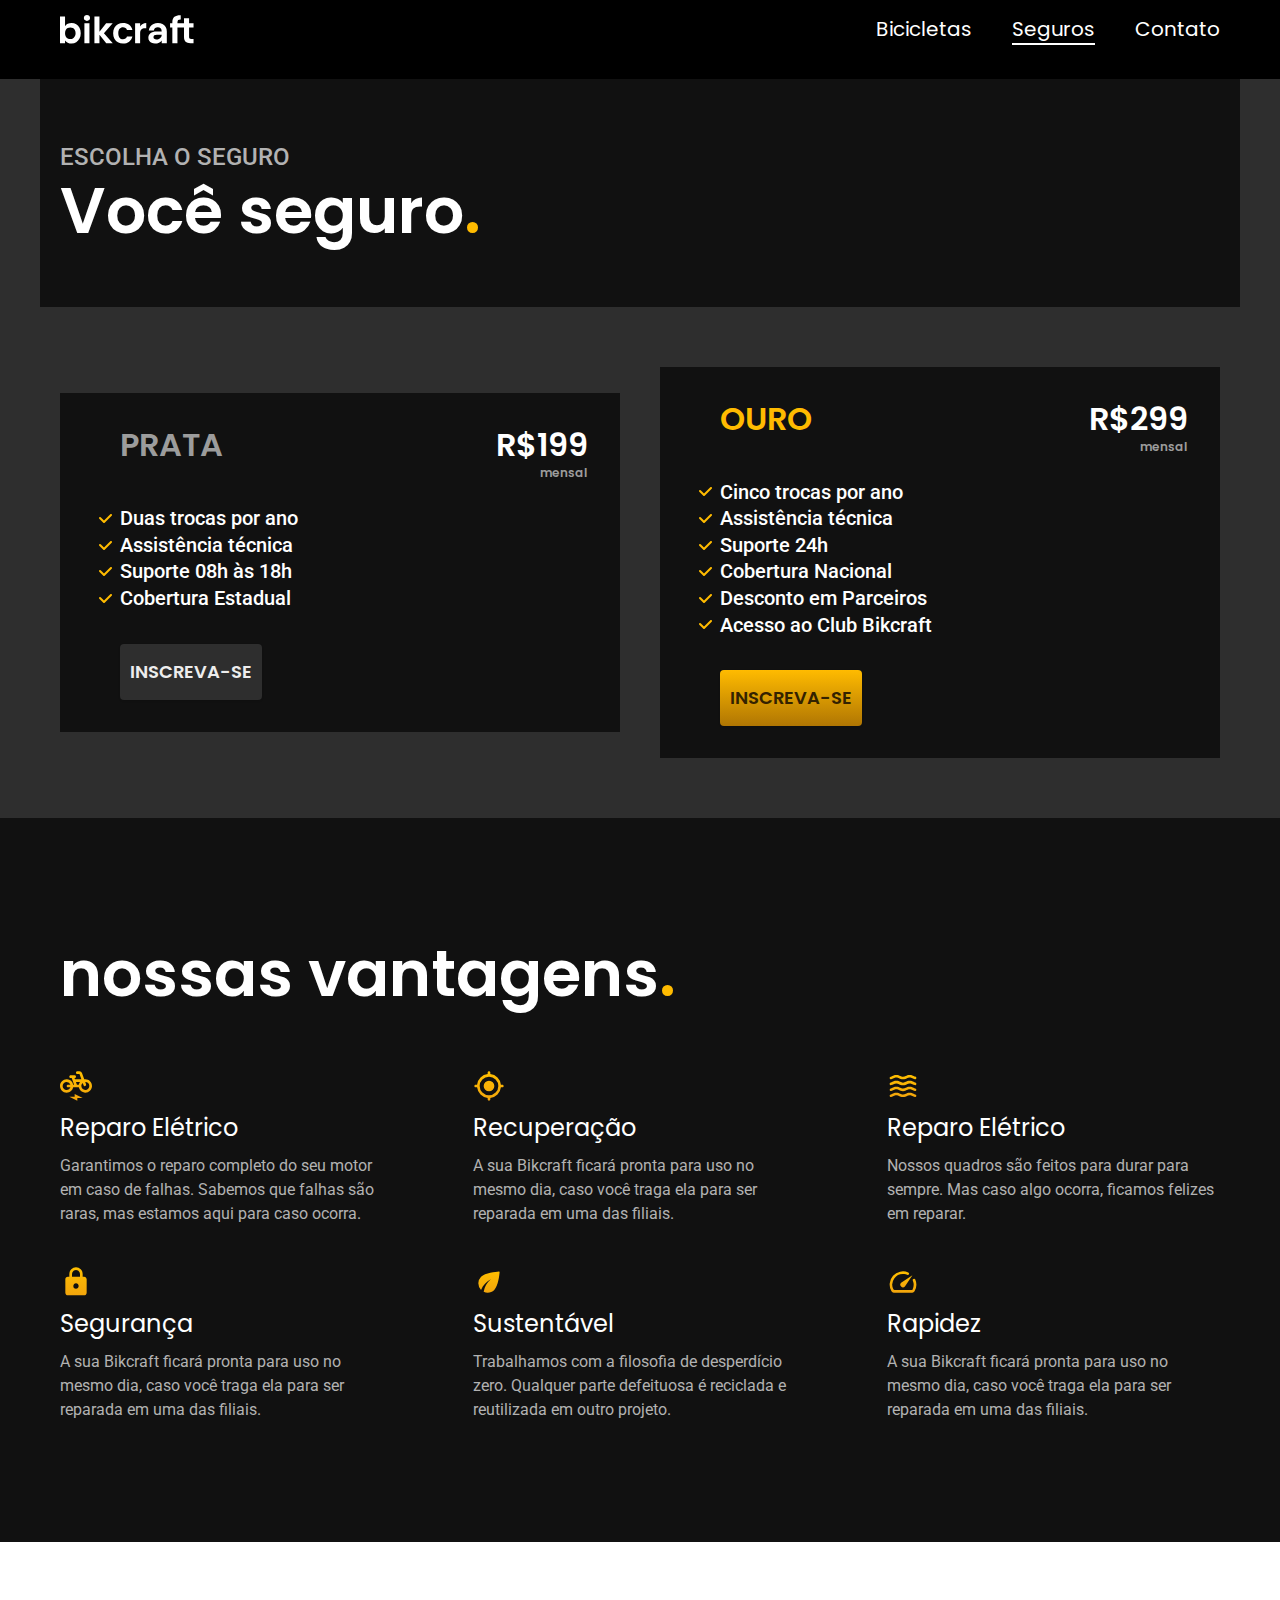
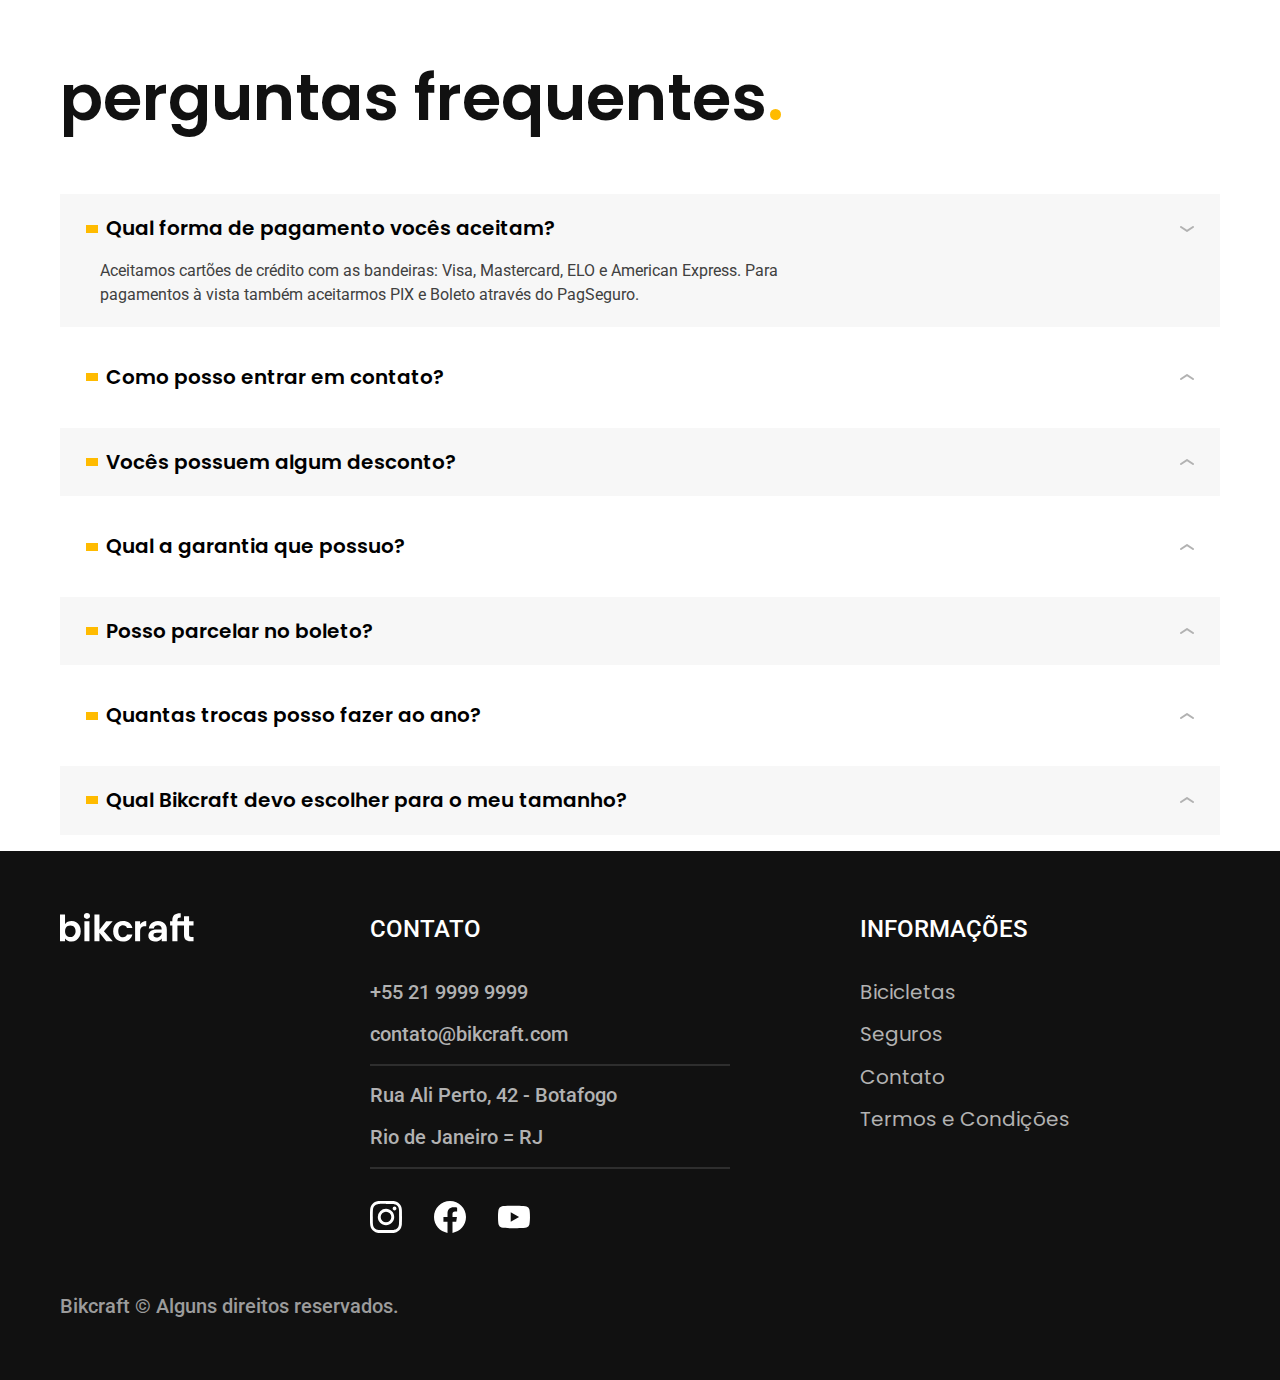
<file: seguros.html>
<!DOCTYPE html>
<html lang="pt-br">
<head>
   <link rel="preconnect" href="https://fonts.googleapis.com">
   <link rel="preconnect" href="https://fonts.gstatic.com" crossorigin> <link href="https://fonts.googleapis.com/css2?family=Inter:wght@400;500&family=Poppins:wght@400;600&family=Roboto:wght@400;500&display=swap" rel="stylesheet">
   <link rel="preconnect" href="https://fonts.googleapis.com">
   <link rel="preconnect" href="https://fonts.gstatic.com" crossorigin>
   <link href="https://fonts.googleapis.com/css2?family=Inter:wght@400;500&family=Merriweather:ital,wght@1,900&family=Poppins:wght@400;600&family=Roboto:wght@400;500&display=swap" rel="stylesheet">
      <link rel="preload" href="style.css" as="style">
   <link rel="stylesheet" href="style.css">
   <meta charset="UTF-8">
   <meta name="viewport" content="width=device-width, initial-scale=1.0">
   <link rel="icon" href="./favicon.svg" type="image/svg+xml">
   <title>Seguros - Bikcraft</title>
   <script>document.documentElement.classList.add('js')</script>
</head>
<body>
   <header class="header-bg">
      <div class="header container">
         <a href="./">
            <img src="./img/bikcraft.svg" alt="Bickraft">
         </a>
         <nav aria-label="primaria">
            <ul class="header-menu font-1-m cor-0">
               <li><a href="./bicicletas.html">Bicicletas</a></li>
               <li><a href="./seguros.html">Seguros</a></li>
               <li><a href="./contato.html">Contato</a></li>
            </ul>
         </nav>
      </div>
   </header>

   <main class="seguros-bg">
      <div class="titulo-bg container">
         <span class="font-2-l-b cor-5">ESCOLHA O SEGURO</span>
         <h1 class="font-1-xxl cor-0">Você seguro<span class="p1">.</span></h1>
      </div>
      <div class="seguros container">
         <div class="seguros-item">
            <h3 class="font-1-xl cor-6">PRATA</h3>
            <span class="font-1-xl cor-0">R$199 <span class="font-1-xs cor-6">mensal</span></span>
            <ul class="font-2-m cor-0">
               <li>Duas trocas por ano</li>
               <li>Assistência técnica</li>
               <li>Suporte 08h às 18h</li>
               <li>Cobertura Estadual</li>
            </ul>
            <a class="botao secundario" href="./orcamento.html?tipo=seguro&produto=prata">INSCREVA-SE</a>
         </div>
      <div class="seguros-item">
            <h3 class="font-1-xl p1">OURO</h3>
            <span class="font-1-xl cor-0">R$299 <span class="font-1-xs cor-6">mensal</span></span>
            <ul class="font-2-m cor-0">
               <li>Cinco trocas por ano</li>
               <li>Assistência técnica</li>
               <li>Suporte 24h</li>
               <li>Cobertura Nacional</li>
               <li>Desconto em Parceiros</li>
               <li>Acesso ao Club Bikcraft</li>
            </ul>
            <a class="botao" href="./orcamento.html?tipo=seguro&produto=ouro">INSCREVA-SE</a>
      </div>
      </div>
   </main>

   <article class="vantagem-bg">
      <div class="vantagem container">
         <h2 class="font-1-xxl cor-0">nossas vantagens<span class="p1">.</span></h2>
         <ul>
            <li>
               <img src="./img/icones/eletrica.svg" alt="">
               <h3 class="font-1-l cor-0">Reparo Elétrico</h3>
               <p class="font-2-s cor-5">Garantimos o reparo completo do seu motor em caso de falhas. Sabemos que falhas são raras, mas estamos aqui para caso ocorra.</p>
            </li>
            <li>
               <img src="./img/icones/rastreador.svg" alt="">
               <h3 class="font-1-l cor-0">Recuperação</h3>
               <p class="font-2-s cor-5">A sua Bikcraft ficará pronta para uso no mesmo dia, caso você traga ela para ser reparada em uma das filiais.</p>
            </li>
             <li>
               <img src="./img/icones/carbono.svg" alt="">
               <h3 class="font-1-l cor-0">Reparo Elétrico</h3>
               <p class="font-2-s cor-5">Nossos quadros são feitos para durar para sempre. Mas caso algo ocorra, ficamos felizes em reparar.</p>
            </li>
             <li>
               <img src="./img/icones/seguro.svg" alt="">
               <h3 class="font-1-l cor-0">Segurança</h3>
               <p class="font-2-s cor-5">A sua Bikcraft ficará pronta para uso no mesmo dia, caso você traga ela para ser reparada em uma das filiais.</p>
            </li>
             <li>
               <img src="./img/icones/sustentavel.svg" alt="">
               <h3 class="font-1-l cor-0"> Sustentável</h3>
               <p class="font-2-s cor-5">Trabalhamos com a filosofia de desperdício zero. Qualquer parte defeituosa é reciclada e reutilizada em outro projeto.</p>
            </li>
              <li>
               <img src="./img/icones/velocidade.svg" alt="">
               <h3 class="font-1-l cor-0">Rapidez</h3>
               <p class="font-2-s cor-5">A sua Bikcraft ficará pronta para uso no mesmo dia, caso você traga ela para ser reparada em uma das filiais.</p>
            </li>
         </ul>
      </div>
   </article>

   <article class="perguntas container">
      <h2 class="font-1-xxl cor-11">perguntas frequentes<span class="p1">.</span></h2>
      <div>
         <dl>
            <div>
               <dt><button  class="font-1-m-b" aria-controls="pergunta1" aria-expanded="true">Qual forma de pagamento vocês aceitam?</button></dt>
               <dd id="pergunta1" class="font-2-s cor-9 ativa">Aceitamos cartões de crédito com as bandeiras: Visa, Mastercard, ELO e American Express. Para pagamentos à vista também aceitarmos PIX e Boleto através do PagSeguro.</dd>
            </div>
         </dl>
         <dl>
            <div>
               <dt><button  class="font-1-m-b" aria-controls="pergunta2" aria-expanded="false">Como posso entrar em contato?</button></dt>
               <dd id="pergunta2" class="font-2-s cor-9">Aceitamos cartões de crédito com as bandeiras: Visa, Mastercard, ELO e American Express. Para pagamentos à vista também aceitarmos PIX e Boleto através do PagSeguro.</dd>
            </div>
         </dl>
         <dl>
            <div>
               <dt><button  class="font-1-m-b" aria-controls="pergunta3" aria-expanded="false">Vocês possuem algum desconto?</button></dt>
               <dd id="pergunta3" class="font-2-s cor-9">
               Aceitamos cartões de crédito com as bandeiras: Visa, Mastercard, ELO e American Express. Para pagamentos à vista também aceitarmos PIX e Boleto através do PagSeguro.</dd>
            </div>
         </dl>
         <dl>
            <div>
               <dt><button  class="font-1-m-b" aria-controls="pergunta4" aria-expanded="false">Qual a garantia que possuo?</button></dt>
               <dd id="pergunta4" class="font-2-s cor-9"> Aceitamos cartões de crédito com as bandeiras: Visa, Mastercard, ELO e American Express. Para pagamentos à vista também aceitarmos PIX e Boleto através do PagSeguro.</dd>
            </div>
         </dl>
         <dl>
            <div>
               <dt><button  class="font-1-m-b" aria-controls="pergunta5" aria-expanded="false">Posso parcelar no boleto?</button></dt>
               <dd id="pergunta5" class="font-2-s cor-9">Aceitamos cartões de crédito com as bandeiras: Visa, Mastercard, ELO e American Express. Para pagamentos à vista também aceitarmos PIX e Boleto através do PagSeguro.</dd>
            </div>
         </dl>
         <dl>
            <div>
               <dt><button  class="font-1-m-b" aria-controls="pergunta6" aria-expanded="false">Quantas trocas posso fazer ao ano?</button></dt>
               <dd id="pergunta6" class="font-2-s cor-9">Aceitamos cartões de crédito com as bandeiras: Visa, Mastercard, ELO e American Express. Para pagamentos à vista também aceitarmos PIX e Boleto através do PagSeguro.</dd>
            </div>
         </dl>
         <dl>
            <div>
               <dt><button  class="font-1-m-b" aria-controls="pergunta7" aria-expanded="false">Qual Bikcraft devo escolher para o meu tamanho?</button></dt>
               <dd id="pergunta7" class="font-2-s cor-9">Aceitamos cartões de crédito com as bandeiras: Visa, Mastercard, ELO e American Express. Para pagamentos à vista também aceitarmos PIX e Boleto através do PagSeguro.</dd>
            </div>
         </dl>

      </div>


   </article>



      





   <footer class="footer-bg">
      <div class="footer container">
         <img src="./img/bikcraft.svg" alt="Bikcraft">
         <div class="footer-contato">
            <h3 class="font-2-l-b cor-0">CONTATO</h3>
            <ul class="font-2-m cor-5">
               <li><a href="tel:+552199999999">+55 21 9999 9999</a></li>
               <li><a href="mailto:contato@bikcraft.com">contato@bikcraft.com</a></li>
               <li>Rua Ali Perto, 42 - Botafogo</li>
               <li>Rio de Janeiro = RJ</li>
            </ul>
            <div class="footer-redes">
               <a href="./">
                  <img src="./img/redes/instagram.svg" alt="Link do Instagram">
               </a>
               <a href="./">
                  <img src="./img/redes/facebook.svg" alt="Link do Facebook">
               </a>
               <a href="./">
                  <img src="./img/redes/youtube.svg" alt="Link do Youtube">
               </a>
            </div>
         </div>
            <div class="footer-info">
               <h3 class="font-2-l-b cor-0">INFORMAÇÕES</h3>
               <nav>
                  <ul class="font-1-m cor-5">
                     <li><a href="./bicicletas.html">Bicicletas</a></li>
                     <li><a href="./seguros.html">Seguros</a></li>
                     <li><a href="./contato.html">Contato</a></li>
                     <li><a href="./termos.html">Termos e Condições</a></li>
                  </ul>
               </nav>
            </div>
            <p class="footer-copy font-2-m cor-6">Bikcraft © Alguns direitos reservados.</p>
      </div> 
   </footer>
   <script src="./js/script.js"></script>
</body>
</html>
</file>
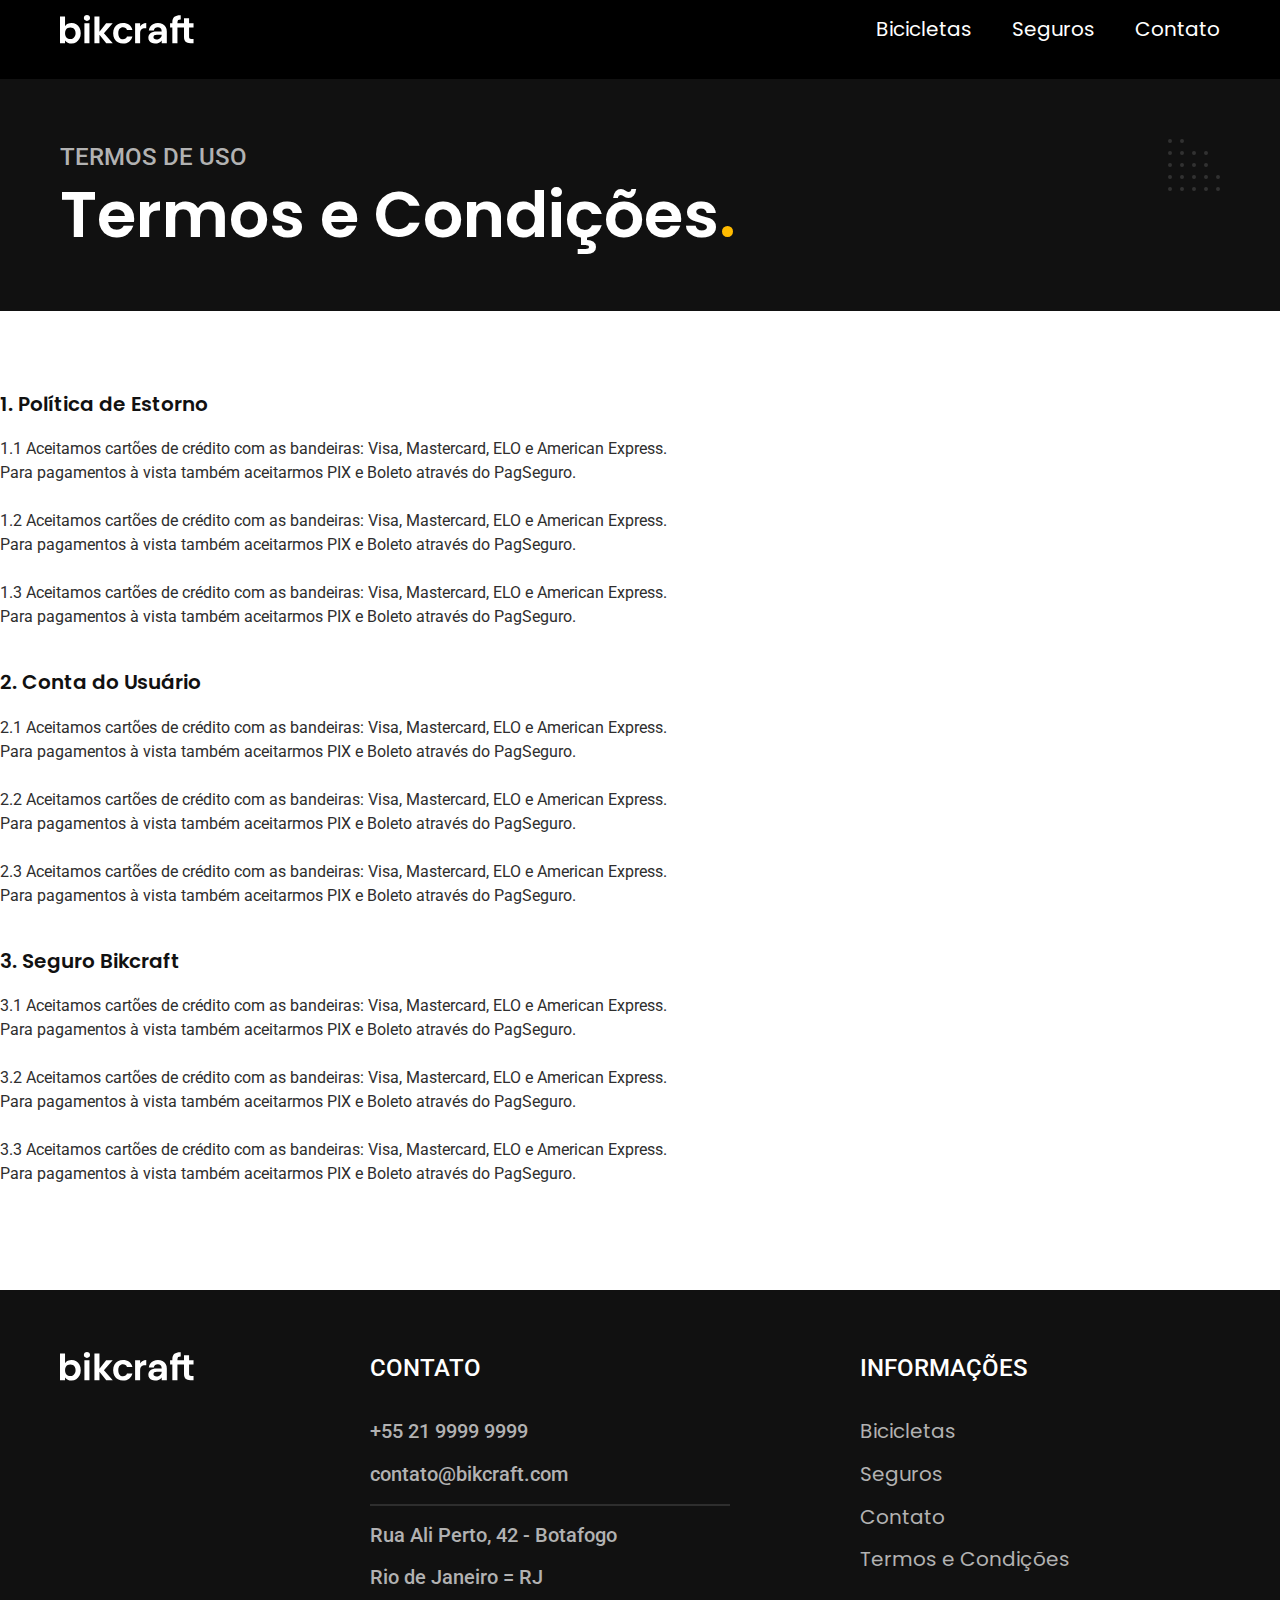
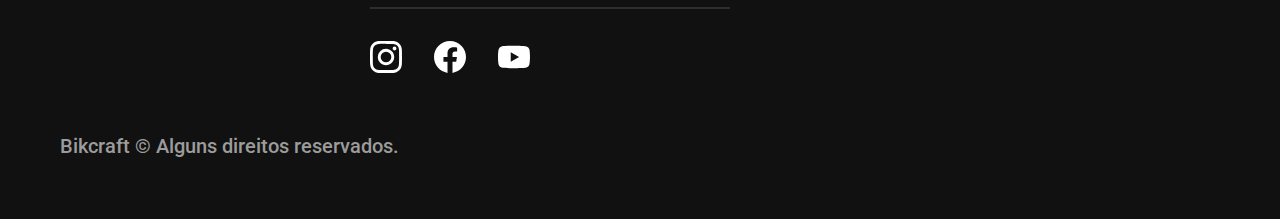
<file: termos.html>
<!DOCTYPE html>
<html lang="pt-br">
<head>
   <link rel="preconnect" href="https://fonts.googleapis.com">
   <link rel="preconnect" href="https://fonts.gstatic.com" crossorigin> <link href="https://fonts.googleapis.com/css2?family=Inter:wght@400;500&family=Poppins:wght@400;600&family=Roboto:wght@400;500&display=swap" rel="stylesheet">
   <link rel="preconnect" href="https://fonts.googleapis.com">
   <link rel="preconnect" href="https://fonts.gstatic.com" crossorigin>
   <link href="https://fonts.googleapis.com/css2?family=Inter:wght@400;500&family=Merriweather:ital,wght@1,900&family=Poppins:wght@400;600&family=Roboto:wght@400;500&display=swap" rel="stylesheet">
      <link rel="preload" href="style.css" as="style">
   <link rel="stylesheet" href="style.css">
   <meta charset="UTF-8">
   <meta name="viewport" content="width=device-width, initial-scale=1.0">
   <link rel="icon" href="./favicon.svg" type="image/svg+xml">
   <title>Termos e Condições - Bikcraft</title>
   <script>document.documentElement.classList.add('js')</script>
</head>
<body>
   <header class="header-bg">
      <div class="header container">
         <a href="./">
            <img src="./img/bikcraft.svg" alt="Bickraft">
         </a>
         <nav aria-label="primaria">
            <ul class="header-menu font-1-m cor-0">
               <li><a href="./bicicletas.html">Bicicletas</a></li>
               <li><a href="./seguros.html">Seguros</a></li>
               <li><a href="./contato.html">Contato</a></li>
            </ul>
         </nav>
      </div>
   </header>

   <main>
      <div class="titulo-bg">
         <div class="titulo container">
            <p class="font-2-l-b cor-5">TERMOS DE USO</p>
            <h1 class="font-1-xxl cor-0">Termos e Condições<span class="p1">.</span></h1>
         </div>
      </div>

      <div class="termos font-2-s cor-10">
         <h2 class="font-1-m-b cor-11">1. Política de Estorno</h2>
         <p>1.1 Aceitamos cartões de crédito com as bandeiras: Visa, Mastercard, ELO e American Express. Para pagamentos à vista também aceitarmos PIX e Boleto através do PagSeguro.</p>
         <p>1.2 Aceitamos cartões de crédito com as bandeiras: Visa, Mastercard, ELO e American Express. Para pagamentos à vista também aceitarmos PIX e Boleto através do PagSeguro.</p>
         <p>1.3 Aceitamos cartões de crédito com as bandeiras: Visa, Mastercard, ELO e American Express. Para pagamentos à vista também aceitarmos PIX e Boleto através do PagSeguro.</p>
         <h2 class="font-1-m-b cor-11">2. Conta do Usuário</h2>
         <p>2.1 Aceitamos cartões de crédito com as bandeiras: Visa, Mastercard, ELO e American Express. Para pagamentos à vista também aceitarmos PIX e Boleto através do PagSeguro. </p>
         <p>2.2 Aceitamos cartões de crédito com as bandeiras: Visa, Mastercard, ELO e American Express. Para pagamentos à vista também aceitarmos PIX e Boleto através do PagSeguro. </p>
         <p>2.3 Aceitamos cartões de crédito com as bandeiras: Visa, Mastercard, ELO e American Express. Para pagamentos à vista também aceitarmos PIX e Boleto através do PagSeguro.</p>
         <h2 class="font-1-m-b cor-11">3. Seguro Bikcraft</h2>
         <p>3.1 Aceitamos cartões de crédito com as bandeiras: Visa, Mastercard, ELO e American Express. Para pagamentos à vista também aceitarmos PIX e Boleto através do PagSeguro.</p>
         <p>3.2 Aceitamos cartões de crédito com as bandeiras: Visa, Mastercard, ELO e American Express. Para pagamentos à vista também aceitarmos PIX e Boleto através do PagSeguro.</p>
         <p>3.3 Aceitamos cartões de crédito com as bandeiras: Visa, Mastercard, ELO e American Express. Para pagamentos à vista também aceitarmos PIX e Boleto através do PagSeguro.</p>
      </div>
   </main>

   <footer class="footer-bg">
      <div class="footer container">
         <img src="./img/bikcraft.svg" alt="Bikcraft">
         <div class="footer-contato">
            <h3 class="font-2-l-b cor-0">CONTATO</h3>
            <ul class="font-2-m cor-5">
               <li><a href="tel:+552199999999">+55 21 9999 9999</a></li>
               <li><a href="mailto:contato@bikcraft.com">contato@bikcraft.com</a></li>
               <li>Rua Ali Perto, 42 - Botafogo</li>
               <li>Rio de Janeiro = RJ</li>
            </ul>
            <div class="footer-redes">
               <a href="./">
                  <img src="./img/redes/instagram.svg" alt="Link do Instagram">
               </a>
               <a href="./">
                  <img src="./img/redes/facebook.svg" alt="Link do Facebook">
               </a>
               <a href="./">
                  <img src="./img/redes/youtube.svg" alt="Link do Youtube">
               </a>
            </div>
         </div>
            <div class="footer-info">
               <h3 class="font-2-l-b cor-0">INFORMAÇÕES</h3>
               <nav>
                  <ul class="font-1-m cor-5">
                     <li><a href="./bicicletas.html">Bicicletas</a></li>
                     <li><a href="./seguros.html">Seguros</a></li>
                     <li><a href="./contato.html">Contato</a></li>
                     <li><a href="./termos.html">Termos e Condições</a></li>
                  </ul>
               </nav>
            </div>
            <p class="footer-copy font-2-m cor-6">Bikcraft © Alguns direitos reservados.</p>
      </div> 
   </footer>
   <script src="./js/script.js"></script>
</body>
</html>
</file>
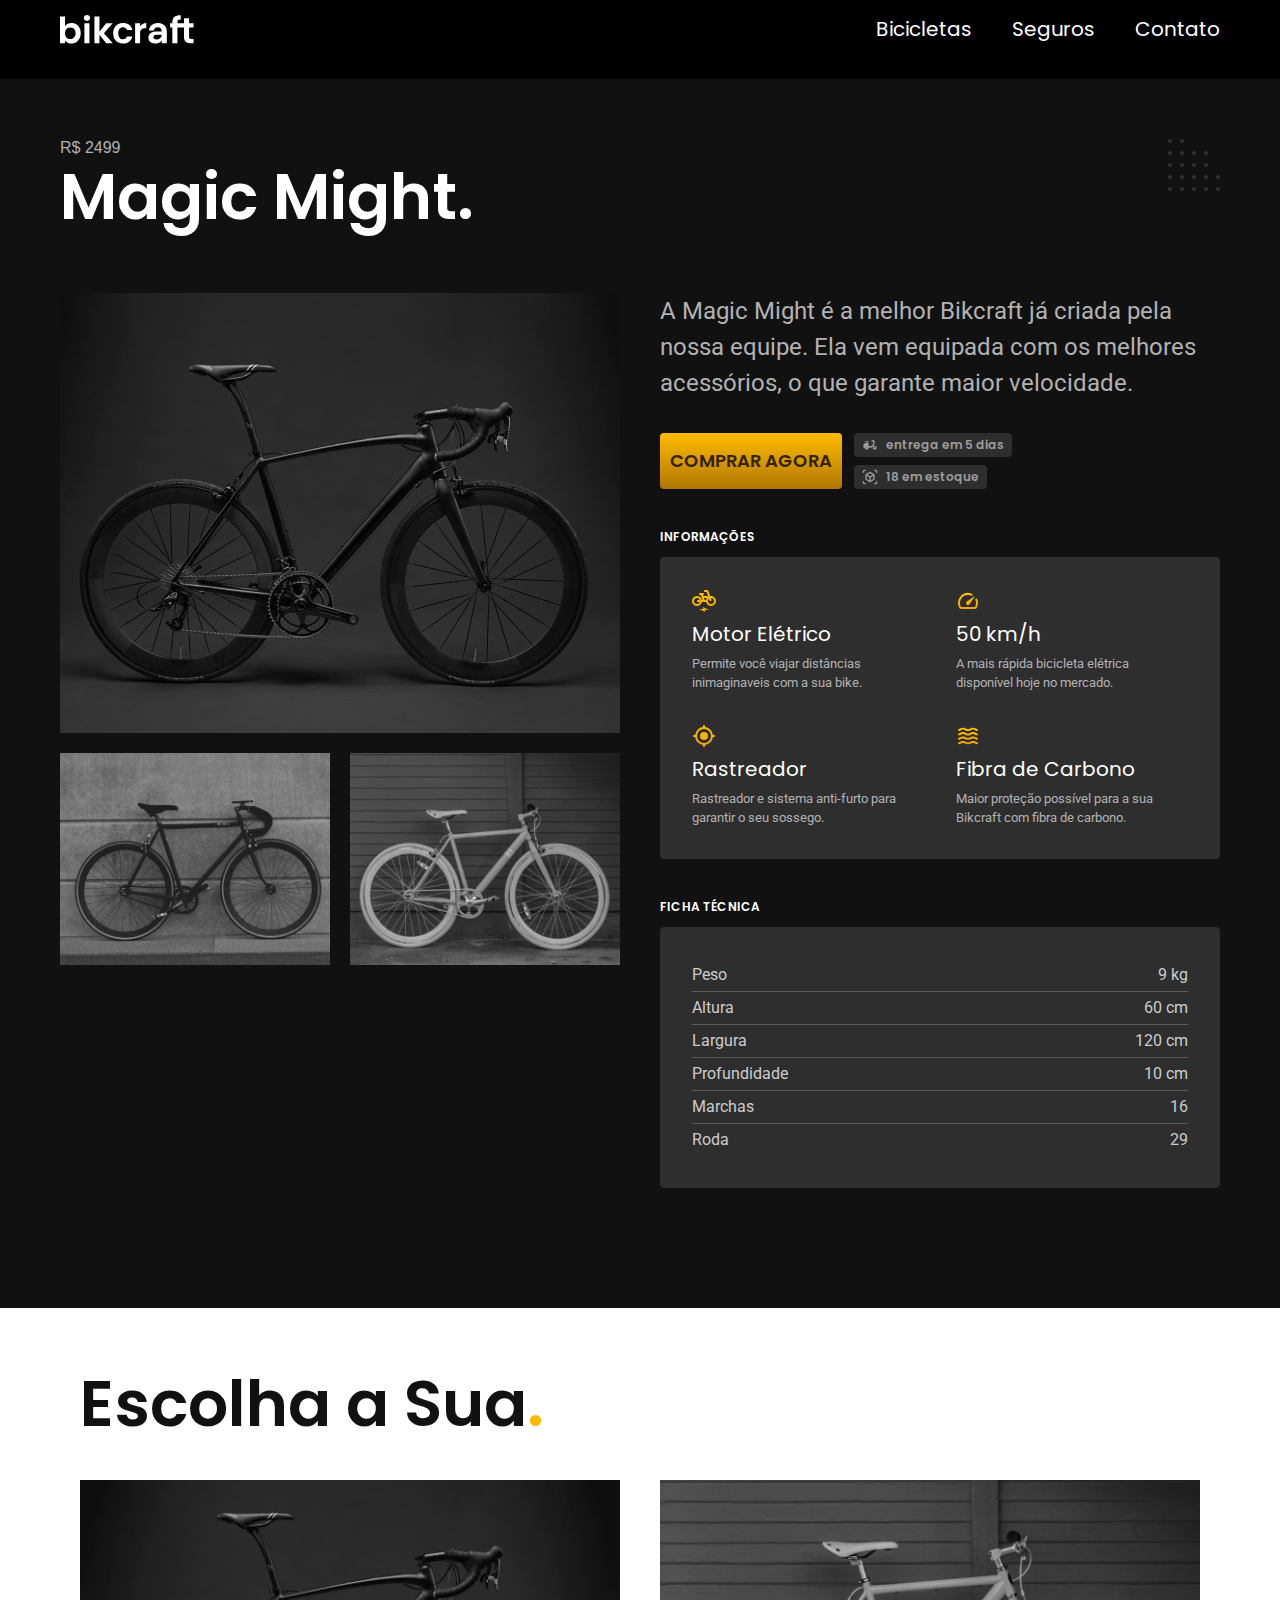
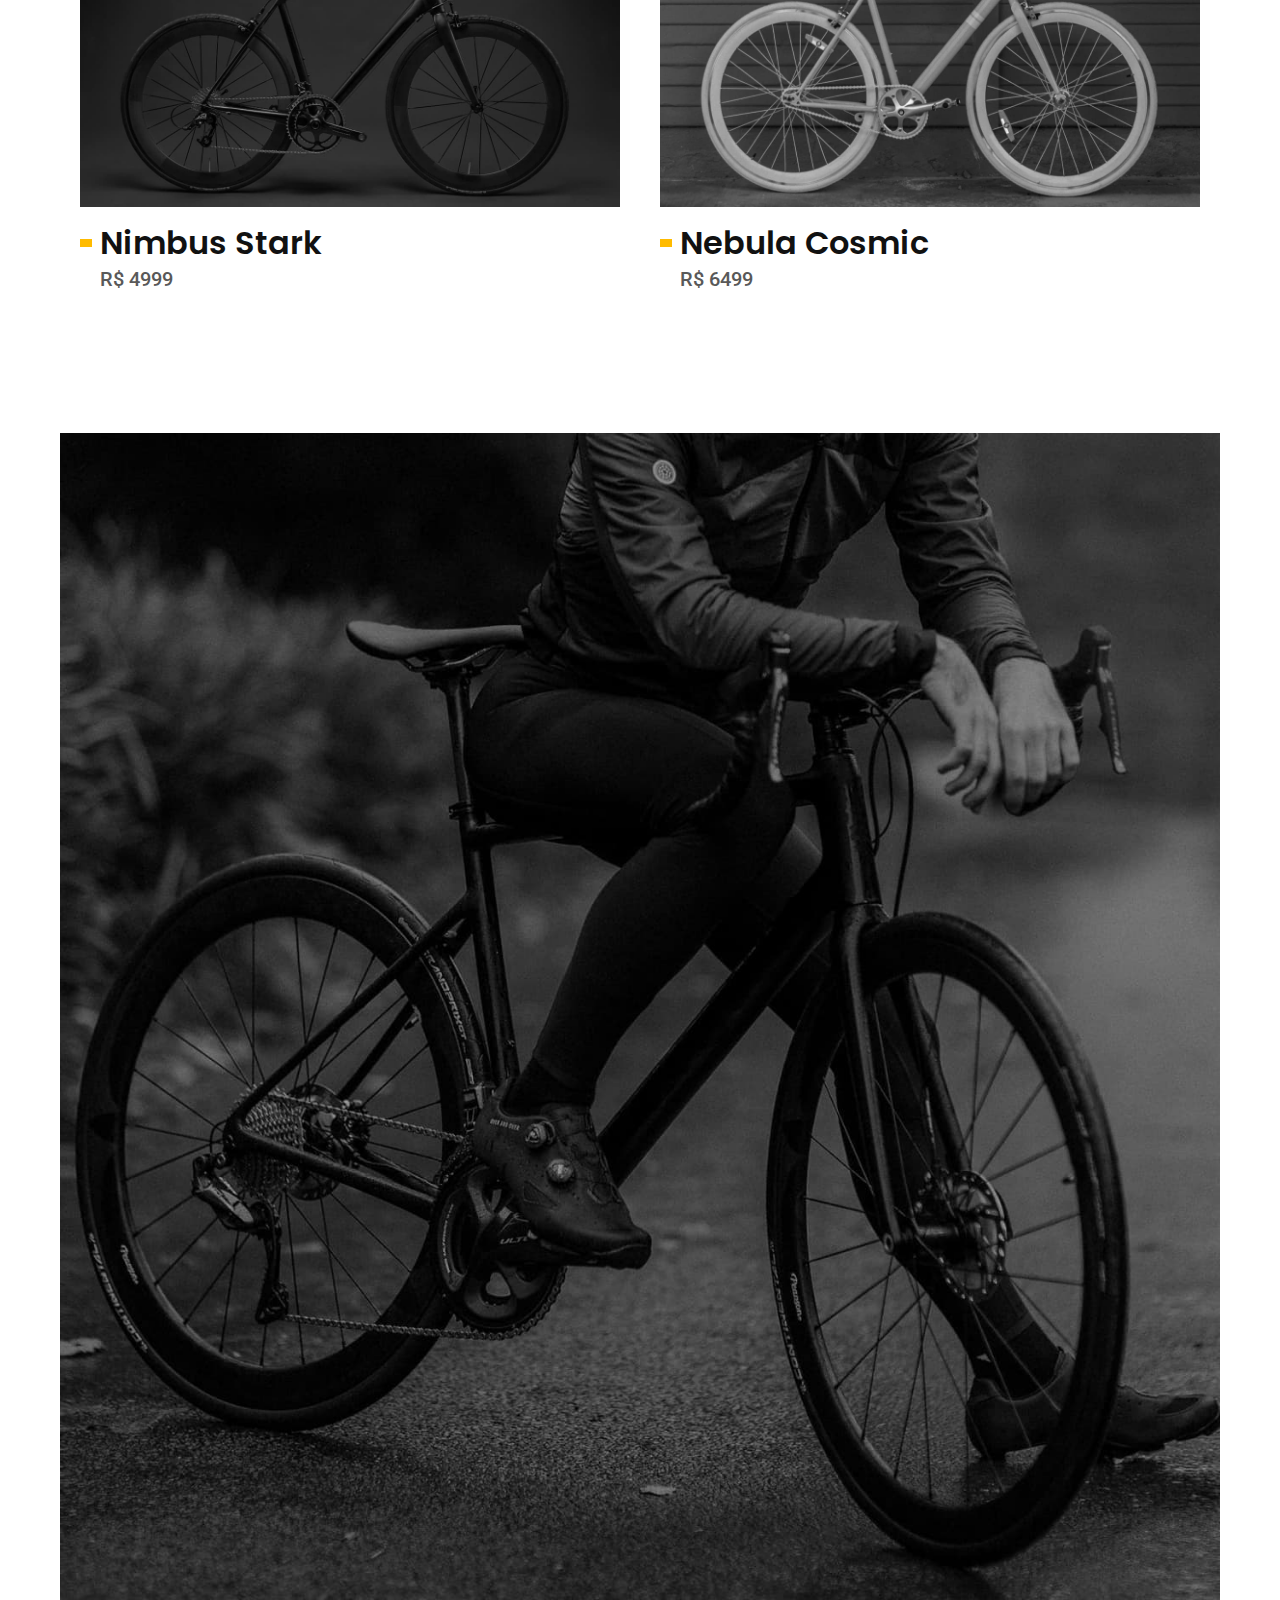
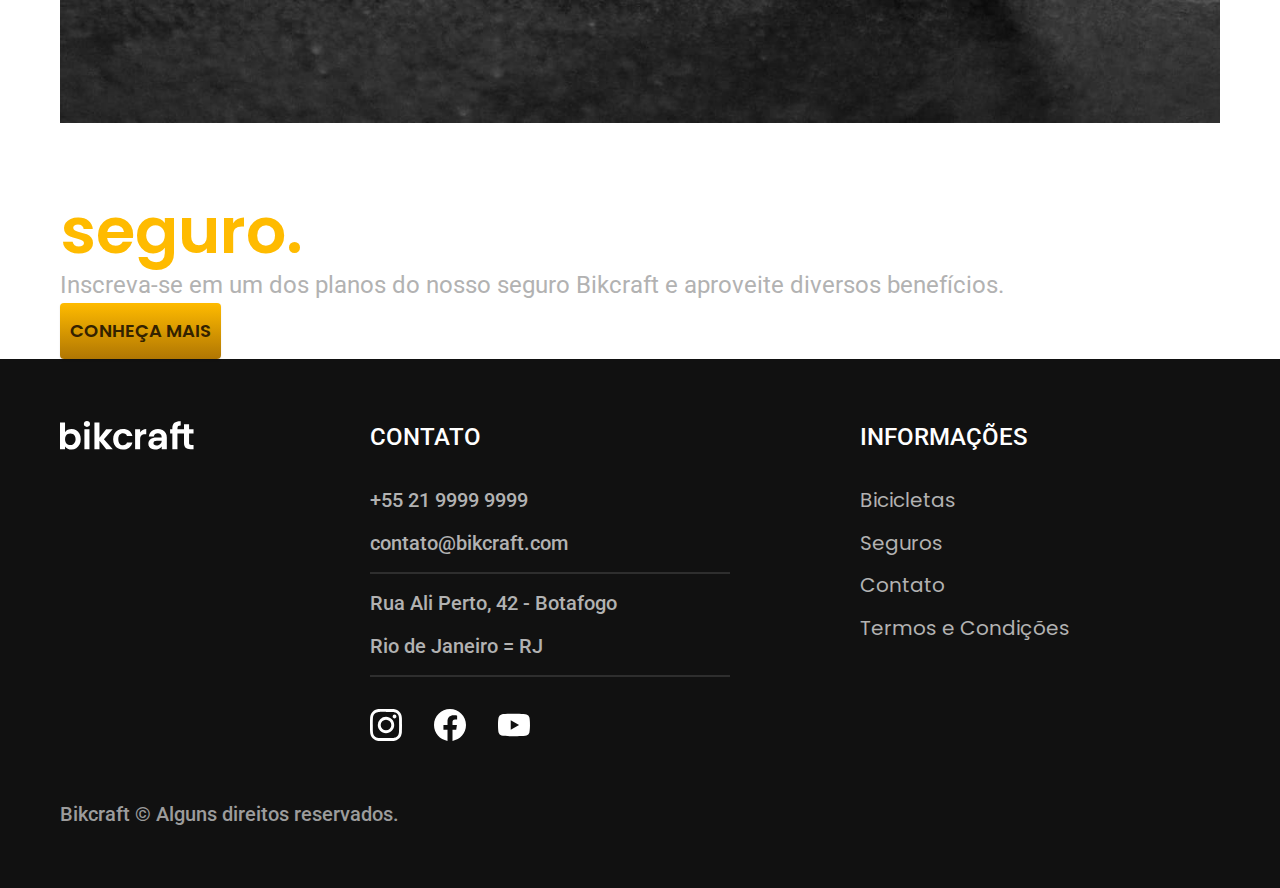
<file: bicicletas/magic.html>
<!DOCTYPE html>
<html lang="pt-br">
<head>
   <link rel="preconnect" href="https://fonts.googleapis.com">
   <link rel="preconnect" href="https://fonts.gstatic.com" crossorigin> <link href="https://fonts.googleapis.com/css2?family=Inter:wght@400;500&family=Poppins:wght@400;600&family=Roboto:wght@400;500&display=swap" rel="stylesheet">
   <link rel="preconnect" href="https://fonts.googleapis.com">
   <link rel="preconnect" href="https://fonts.gstatic.com" crossorigin>
   <link href="https://fonts.googleapis.com/css2?family=Inter:wght@400;500&family=Merriweather:ital,wght@1,900&family=Poppins:wght@400;600&family=Roboto:wght@400;500&display=swap" rel="stylesheet">
   <link rel="stylesheet" href="../style.css">
   <meta charset="UTF-8">
   <meta name="viewport" content="width=device-width, initial-scale=1.0">
   <link rel="icon" href="../favicon.svg" type="image/svg+xml">
   <title>Magic Might - Bikcraft</title>
   <script>document.documentElement.classList.add('js')</script>
</head>
<body>
   <header class="header-bg">
      <div class="header container">
         <a href="./">
            <img src="../img/bikcraft.svg" alt="Bickraft">
         </a>
         <nav aria-label="primaria">
            <ul class="header-menu font-1-m cor-0">
               <li><a href="../bicicletas.html">Bicicletas</a></li>
               <li><a href="../seguros.html">Seguros</a></li>
               <li><a href="../contato.html">Contato</a></li>
            </ul>
         </nav>
      </div>
   </header>

  <main class="titulo-bg">
    <div>
      <div class="titulo container">
        <p class="font-2-xl cor-5">R$ 2499</p>
        <h1 class="font-1-xxl cor-0">Magic Might<span class="cor-p1">.</span></h1>
      </div>
    </div>
    <div class="bicicleta container">
      <div class="bicicleta-imagens">
        <img src="../img/bicicleta/nimbus1.jpg" alt="Bicicleta 1">
        <img src="../img/bicicleta/nimbus2.jpg" alt="Bicicleta 2">
        <img src="../img/bicicleta/nimbus3.jpg" alt="Bicicleta 3">
      </div>
      <div class="bicicleta-conteudo">
        <p class="font-2-l cor-5">A Magic Might é a melhor Bikcraft já criada pela nossa equipe. Ela vem equipada com os melhores acessórios, o que garante maior velocidade.</p>
        <div class="bicicleta-comprar">
          <a class="botao" href="../orcamento.html?tipo=bikcraft&produto=magic">Comprar Agora</a>
          <span class="font-1-xs cor-6"><img src="../img/icones/entrega.svg" alt=""> entrega em 5 dias</span>
          <span class="font-1-xs cor-6"><img src="../img/icones/estoque.svg" alt=""> 18 em estoque</span>
        </div>

        <h2 class="font-1-xs cor-0">Informações</h2>
        <ul class="bicicleta-informacoes">
          <li>
            <img src="../img/icones/eletrica.svg" alt="">
            <h3 class="font-1-m cor-0">Motor Elétrico</h3>
            <p class="font-2-xs cor-5">Permite você viajar distâncias inimaginaveis com a sua bike.</p>
          </li>
          <li>
            <img src="../img/icones/velocidade.svg" alt="">
            <h3 class="font-1-m cor-0">50 km/h</h3>
            <p class="font-2-xs cor-5">A mais rápida bicicleta elétrica disponível hoje no mercado.</p>
          </li>
          <li>
            <img src="../img/icones/rastreador.svg" alt="">
            <h3 class="font-1-m cor-0">Rastreador</h3>
            <p class="font-2-xs cor-5">Rastreador e sistema anti-furto para garantir o seu sossego.</p>
          </li>
          <li>
            <img src="../img/icones/carbono.svg" alt="">
            <h3 class="font-1-m cor-0">Fibra de Carbono</h3>
            <p class="font-2-xs cor-5">Maior proteção possível para a sua Bikcraft com fibra de carbono.</p>
          </li>
        </ul>
        <h2 class="font-1-xs cor-0">Ficha Técnica</h2>
        <ul class="bicicleta-ficha font-2-s cor-4">
          <li>Peso <span>9 kg</span></li>
          <li>Altura <span>60 cm</span></li>
          <li>Largura <span>120 cm</span></li>
          <li>Profundidade <span>10 cm</span></li>
          <li>Marchas <span>16</span></li>
          <li>Roda <span>29</span></li>
        </ul>
      </div>
    </div>
  </main>

  <article class="bic-lista container">
      <h2 class="font-1-xxl container">Escolha a Sua<span class="p1">.</span></h2>

      <ul class="bic-itens">
         <li>
            <a href="./nimbus.html">
               <img src="../img/bicicletas/nimbus.jpg" alt="">
               <h3 class="font-1-xl">Nimbus Stark</h3>
               <span class="font-2-m cor-8">R$ 4999</span>
            </a>
         </li>
         <li>
            <a href="./nebula.html">
               <img src="../img/bicicletas/nebula.jpg" alt="">
               <h3 class="font-1-xl">Nebula Cosmic</h3>
               <span class="font-2-m cor-8">R$ 6499</span>
            </a>
         </li>
      </ul>
   </article>

   <article class="seguroint-bg">
      <div class="seguroint container">
         <div class="seguroint-img">
            <img src="../img/fotos/seguros.jpg" alt="Pessoa parada em cima de uma bicicleta preta">
         </div>
         <div class="seguroint-conteudo">
            <h2 class="font-1-xxl cor-0">Pedale mais tranquilo com o nosso <span class="p1">seguro.</span></h2>
            <p class="font-2-l cor-5">Inscreva-se em um dos planos do nosso seguro Bikcraft e aproveite diversos benefícios.</p>
            <a class="botao" href="../seguros.html">CONHEÇA MAIS</a>
         </div>
      </div>
   </article>
   <footer class="footer-bg">
      <div class="footer container">
         <img src="../img/bikcraft.svg" alt="Bikcraft">
         <div class="footer-contato">
            <h3 class="font-2-l-b cor-0">CONTATO</h3>
            <ul class="font-2-m cor-5">
               <li><a href="tel:+552199999999">+55 21 9999 9999</a></li>
               <li><a href="mailto:contato@bikcraft.com">contato@bikcraft.com</a></li>
               <li>Rua Ali Perto, 42 - Botafogo</li>
               <li>Rio de Janeiro = RJ</li>
            </ul>
            <div class="footer-redes">
               <a href="./">
                  <img src="../img/redes/instagram.svg" alt="Link do Instagram">
               </a>
               <a href="./">
                  <img src="../img/redes/facebook.svg" alt="Link do Facebook">
               </a>
               <a href="./">
                  <img src="../img/redes/youtube.svg" alt="Link do Youtube">
               </a>
            </div>
         </div>
            <div class="footer-info">
               <h3 class="font-2-l-b cor-0">INFORMAÇÕES</h3>
               <nav>
                  <ul class="font-1-m cor-5">
                     <li><a href="../bicicletas.html">Bicicletas</a></li>
                     <li><a href="../seguros.html">Seguros</a></li>
                     <li><a href="../contato.html">Contato</a></li>
                     <li><a href="../termos.html">Termos e Condições</a></li>
                  </ul>
               </nav>
            </div>
            <p class="footer-copy font-2-m cor-6">Bikcraft © Alguns direitos reservados.</p>
      </div> 
   </footer>
   <script src="../js/script.js"></script>
</body>
</html>
</file>
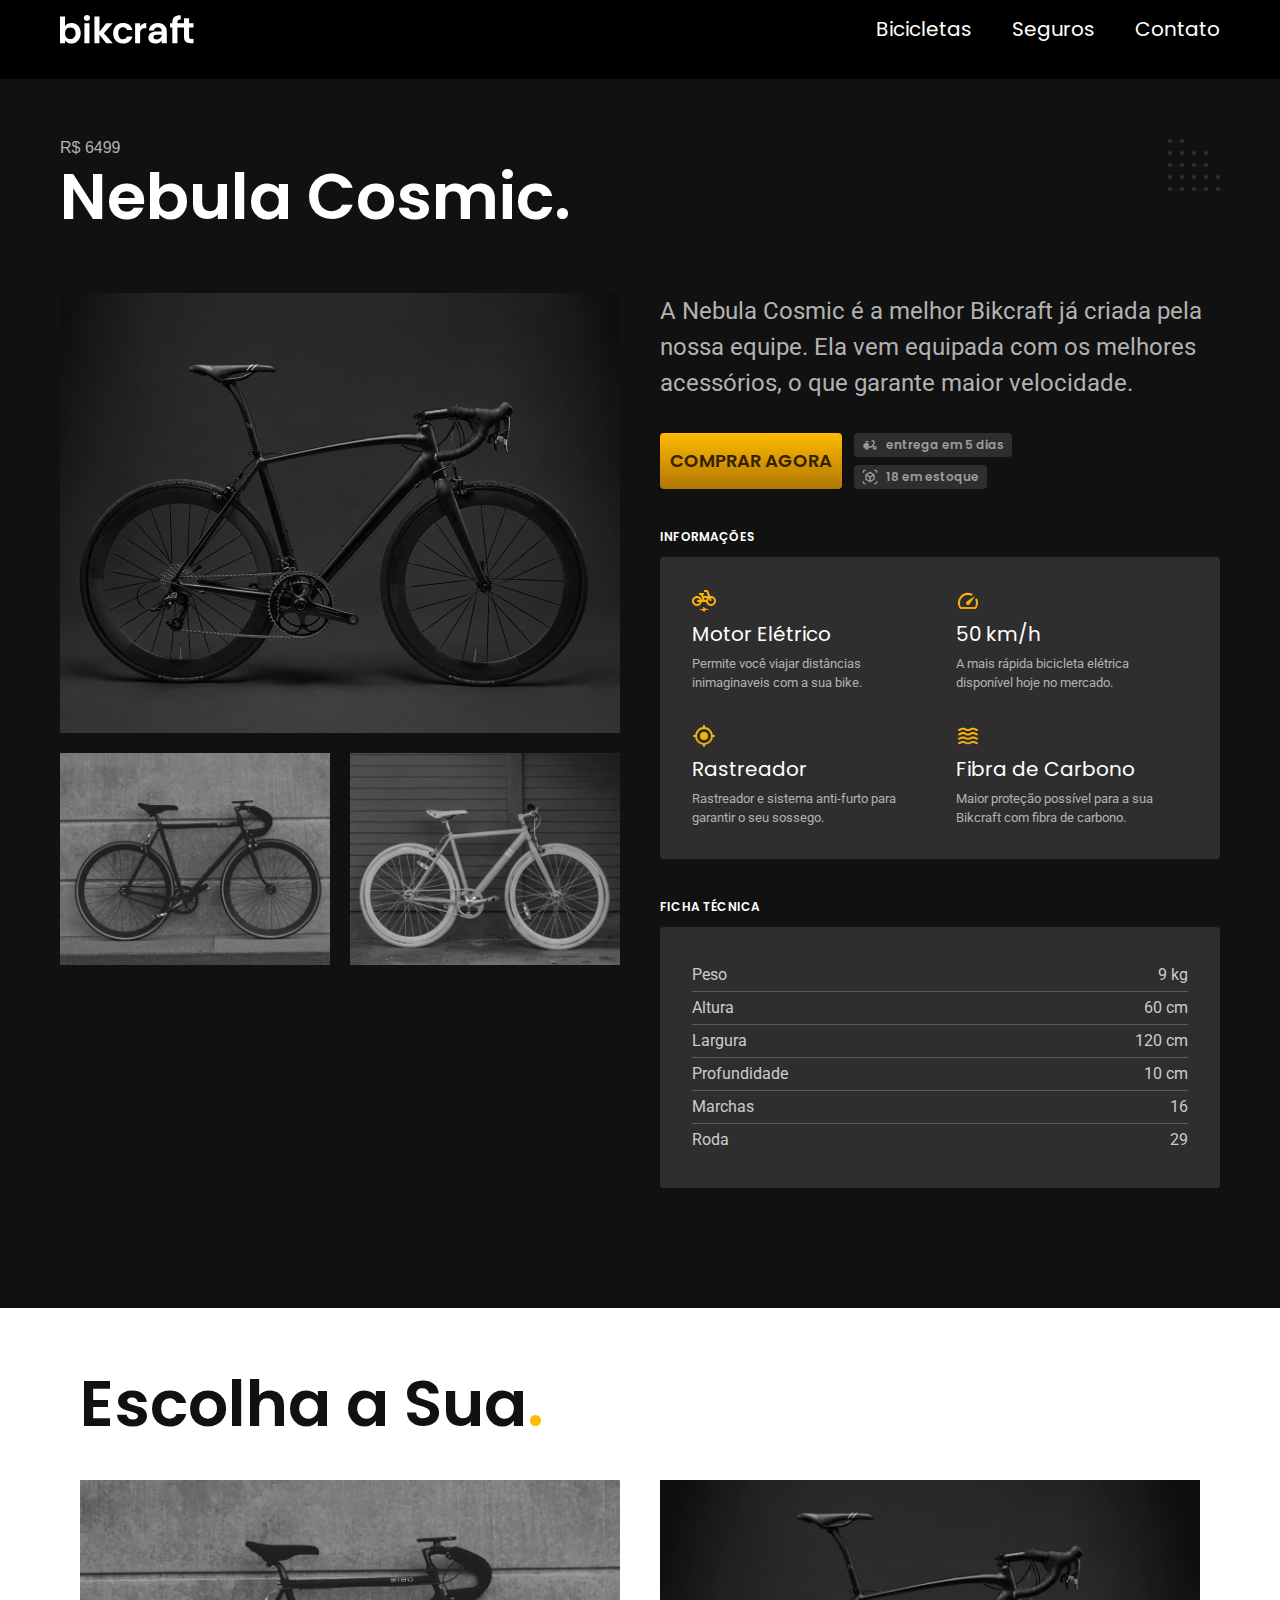
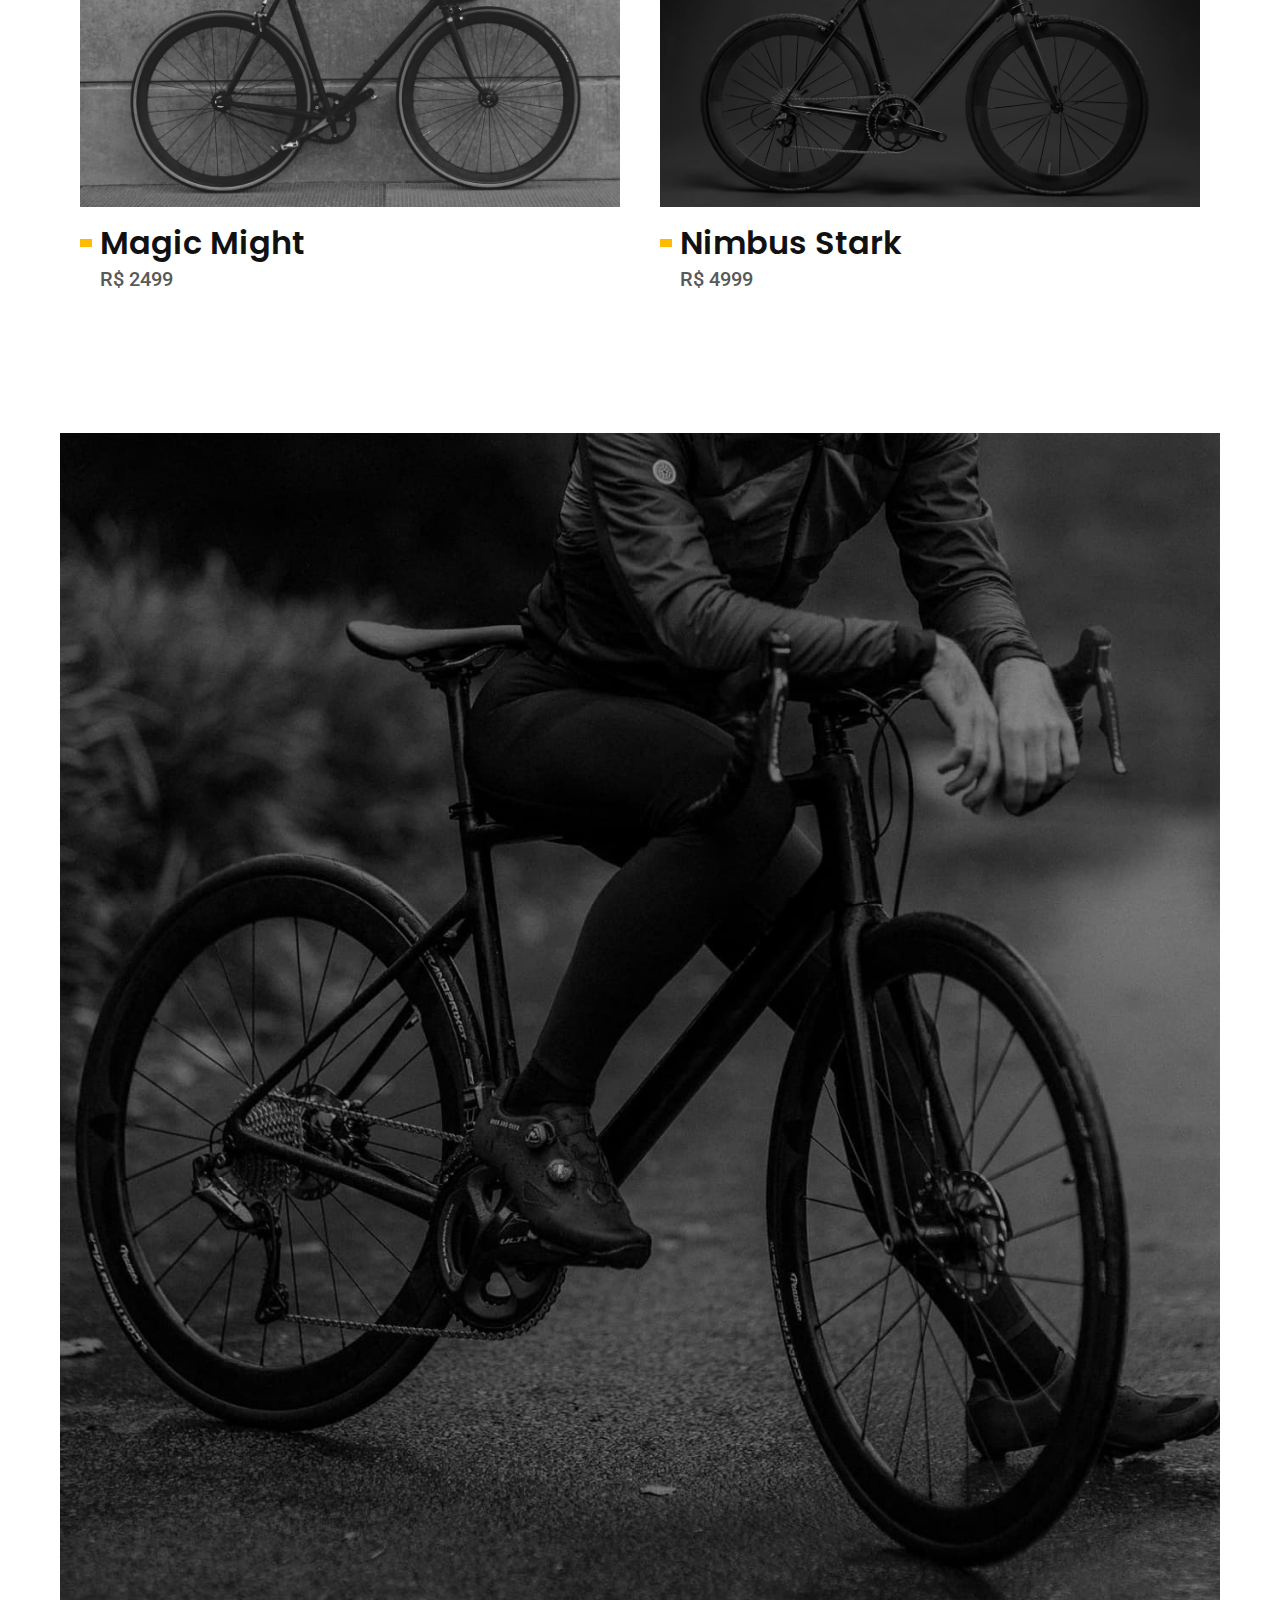
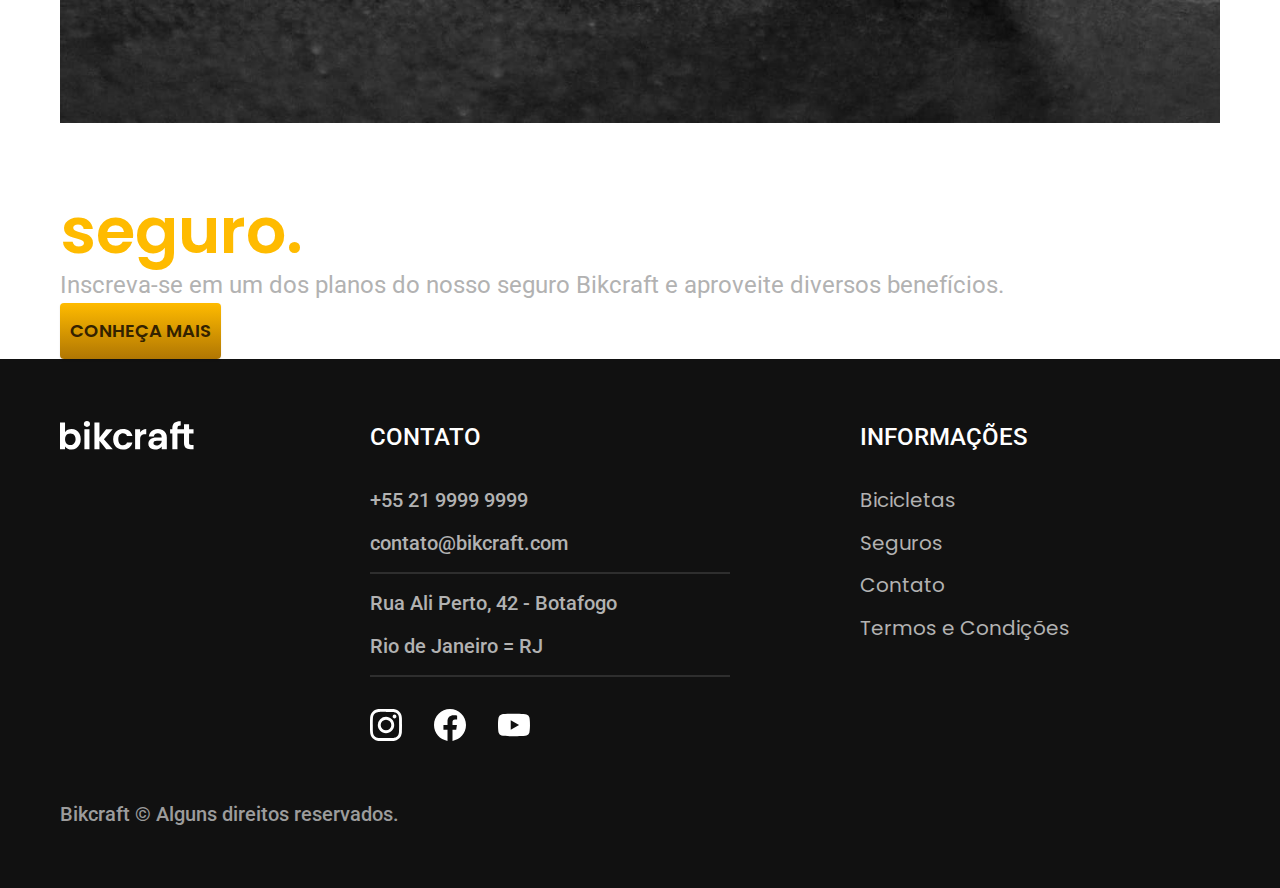
<file: bicicletas/nebula.html>
<!DOCTYPE html>
<html lang="pt-br">
<head>
   <link rel="preconnect" href="https://fonts.googleapis.com">
   <link rel="preconnect" href="https://fonts.gstatic.com" crossorigin> <link href="https://fonts.googleapis.com/css2?family=Inter:wght@400;500&family=Poppins:wght@400;600&family=Roboto:wght@400;500&display=swap" rel="stylesheet">
   <link rel="preconnect" href="https://fonts.googleapis.com">
   <link rel="preconnect" href="https://fonts.gstatic.com" crossorigin>
   <link href="https://fonts.googleapis.com/css2?family=Inter:wght@400;500&family=Merriweather:ital,wght@1,900&family=Poppins:wght@400;600&family=Roboto:wght@400;500&display=swap" rel="stylesheet">
   <link rel="stylesheet" href="../style.css">
   <meta charset="UTF-8">
   <meta name="viewport" content="width=device-width, initial-scale=1.0">
   <link rel="icon" href="../favicon.svg" type="image/svg+xml">
   <title>Nebula Cosmic - Bikcraft</title>
   <script>document.documentElement.classList.add('js')</script>
</head>
<body>
   <header class="header-bg">
      <div class="header container">
         <a href="./">
            <img src="../img/bikcraft.svg" alt="Bickraft">
         </a>
         <nav aria-label="primaria">
            <ul class="header-menu font-1-m cor-0">
               <li><a href="../bicicletas.html">Bicicletas</a></li>
               <li><a href="../seguros.html">Seguros</a></li>
               <li><a href="../contato.html">Contato</a></li>
            </ul>
         </nav>
      </div>
   </header>

  <main class="titulo-bg">
    <div>
      <div class="titulo container">
        <p class="font-2-xl cor-5">R$ 6499</p>
        <h1 class="font-1-xxl cor-0">Nebula Cosmic<span class="cor-p1">.</span></h1>
      </div>
    </div>
    <div class="bicicleta container">
      <div class="bicicleta-imagens">
        <img src="../img/bicicleta/nimbus1.jpg" alt="Bicicleta 1">
        <img src="../img/bicicleta/nimbus2.jpg" alt="Bicicleta 2">
        <img src="../img/bicicleta/nimbus3.jpg" alt="Bicicleta 3">
      </div>
      <div class="bicicleta-conteudo">
        <p class="font-2-l cor-5">A Nebula Cosmic é a melhor Bikcraft já criada pela nossa equipe. Ela vem equipada com os melhores acessórios, o que garante maior velocidade.</p>
        <div class="bicicleta-comprar">
          <a class="botao" href="../orcamento.html?tipo=bikcraft&produto=nebula">Comprar Agora</a>
          <span class="font-1-xs cor-6"><img src="../img/icones/entrega.svg" alt=""> entrega em 5 dias</span>
          <span class="font-1-xs cor-6"><img src="../img/icones/estoque.svg" alt=""> 18 em estoque</span>
        </div>

        <h2 class="font-1-xs cor-0">Informações</h2>
        <ul class="bicicleta-informacoes">
          <li>
            <img src="../img/icones/eletrica.svg" alt="">
            <h3 class="font-1-m cor-0">Motor Elétrico</h3>
            <p class="font-2-xs cor-5">Permite você viajar distâncias inimaginaveis com a sua bike.</p>
          </li>
          <li>
            <img src="../img/icones/velocidade.svg" alt="">
            <h3 class="font-1-m cor-0">50 km/h</h3>
            <p class="font-2-xs cor-5">A mais rápida bicicleta elétrica disponível hoje no mercado.</p>
          </li>
          <li>
            <img src="../img/icones/rastreador.svg" alt="">
            <h3 class="font-1-m cor-0">Rastreador</h3>
            <p class="font-2-xs cor-5">Rastreador e sistema anti-furto para garantir o seu sossego.</p>
          </li>
          <li>
            <img src="../img/icones/carbono.svg" alt="">
            <h3 class="font-1-m cor-0">Fibra de Carbono</h3>
            <p class="font-2-xs cor-5">Maior proteção possível para a sua Bikcraft com fibra de carbono.</p>
          </li>
        </ul>
        <h2 class="font-1-xs cor-0">Ficha Técnica</h2>
        <ul class="bicicleta-ficha font-2-s cor-4">
          <li>Peso <span>9 kg</span></li>
          <li>Altura <span>60 cm</span></li>
          <li>Largura <span>120 cm</span></li>
          <li>Profundidade <span>10 cm</span></li>
          <li>Marchas <span>16</span></li>
          <li>Roda <span>29</span></li>
        </ul>
      </div>
    </div>
  </main>

  <article class="bic-lista container">
      <h2 class="font-1-xxl container">Escolha a Sua<span class="p1">.</span></h2>

      <ul class="bic-itens">
         <li>
            <a href="./magic.html">
               <img src="../img/bicicletas/magic.jpg" alt="">
               <h3 class="font-1-xl">Magic Might</h3>
               <span class="font-2-m cor-8">R$ 2499</span>
            </a>
         </li>
         <li>
            <a href="./nimbus.html">
               <img src="../img/bicicletas/nimbus.jpg" alt="">
               <h3 class="font-1-xl">Nimbus Stark</h3>
               <span class="font-2-m cor-8">R$ 4999</span>
            </a>
         </li>
      </ul>
   </article>

   <article class="seguroint-bg">
      <div class="seguroint container">
         <div class="seguroint-img">
            <img src="../img/fotos/seguros.jpg" alt="Pessoa parada em cima de uma bicicleta preta">
         </div>
         <div class="seguroint-conteudo">
            <h2 class="font-1-xxl cor-0">Pedale mais tranquilo com o nosso <span class="p1">seguro.</span></h2>
            <p class="font-2-l cor-5">Inscreva-se em um dos planos do nosso seguro Bikcraft e aproveite diversos benefícios.</p>
            <a class="botao" href="../seguros.html">CONHEÇA MAIS</a>
         </div>
      </div>
   </article>
   <footer class="footer-bg">
      <div class="footer container">
         <img src="../img/bikcraft.svg" alt="Bikcraft">
         <div class="footer-contato">
            <h3 class="font-2-l-b cor-0">CONTATO</h3>
            <ul class="font-2-m cor-5">
               <li><a href="tel:+552199999999">+55 21 9999 9999</a></li>
               <li><a href="mailto:contato@bikcraft.com">contato@bikcraft.com</a></li>
               <li>Rua Ali Perto, 42 - Botafogo</li>
               <li>Rio de Janeiro = RJ</li>
            </ul>
            <div class="footer-redes">
               <a href="./">
                  <img src="../img/redes/instagram.svg" alt="Link do Instagram">
               </a>
               <a href="./">
                  <img src="../img/redes/facebook.svg" alt="Link do Facebook">
               </a>
               <a href="./">
                  <img src="../img/redes/youtube.svg" alt="Link do Youtube">
               </a>
            </div>
         </div>
            <div class="footer-info">
               <h3 class="font-2-l-b cor-0">INFORMAÇÕES</h3>
               <nav>
                  <ul class="font-1-m cor-5">
                     <li><a href="../bicicletas.html">Bicicletas</a></li>
                     <li><a href="../seguros.html">Seguros</a></li>
                     <li><a href="../contato.html">Contato</a></li>
                     <li><a href="../termos.html">Termos e Condições</a></li>
                  </ul>
               </nav>
            </div>
            <p class="footer-copy font-2-m cor-6">Bikcraft © Alguns direitos reservados.</p>
      </div> 
   </footer>
   <script src="../js/script.js"></script>
</body>
</html>
</file>
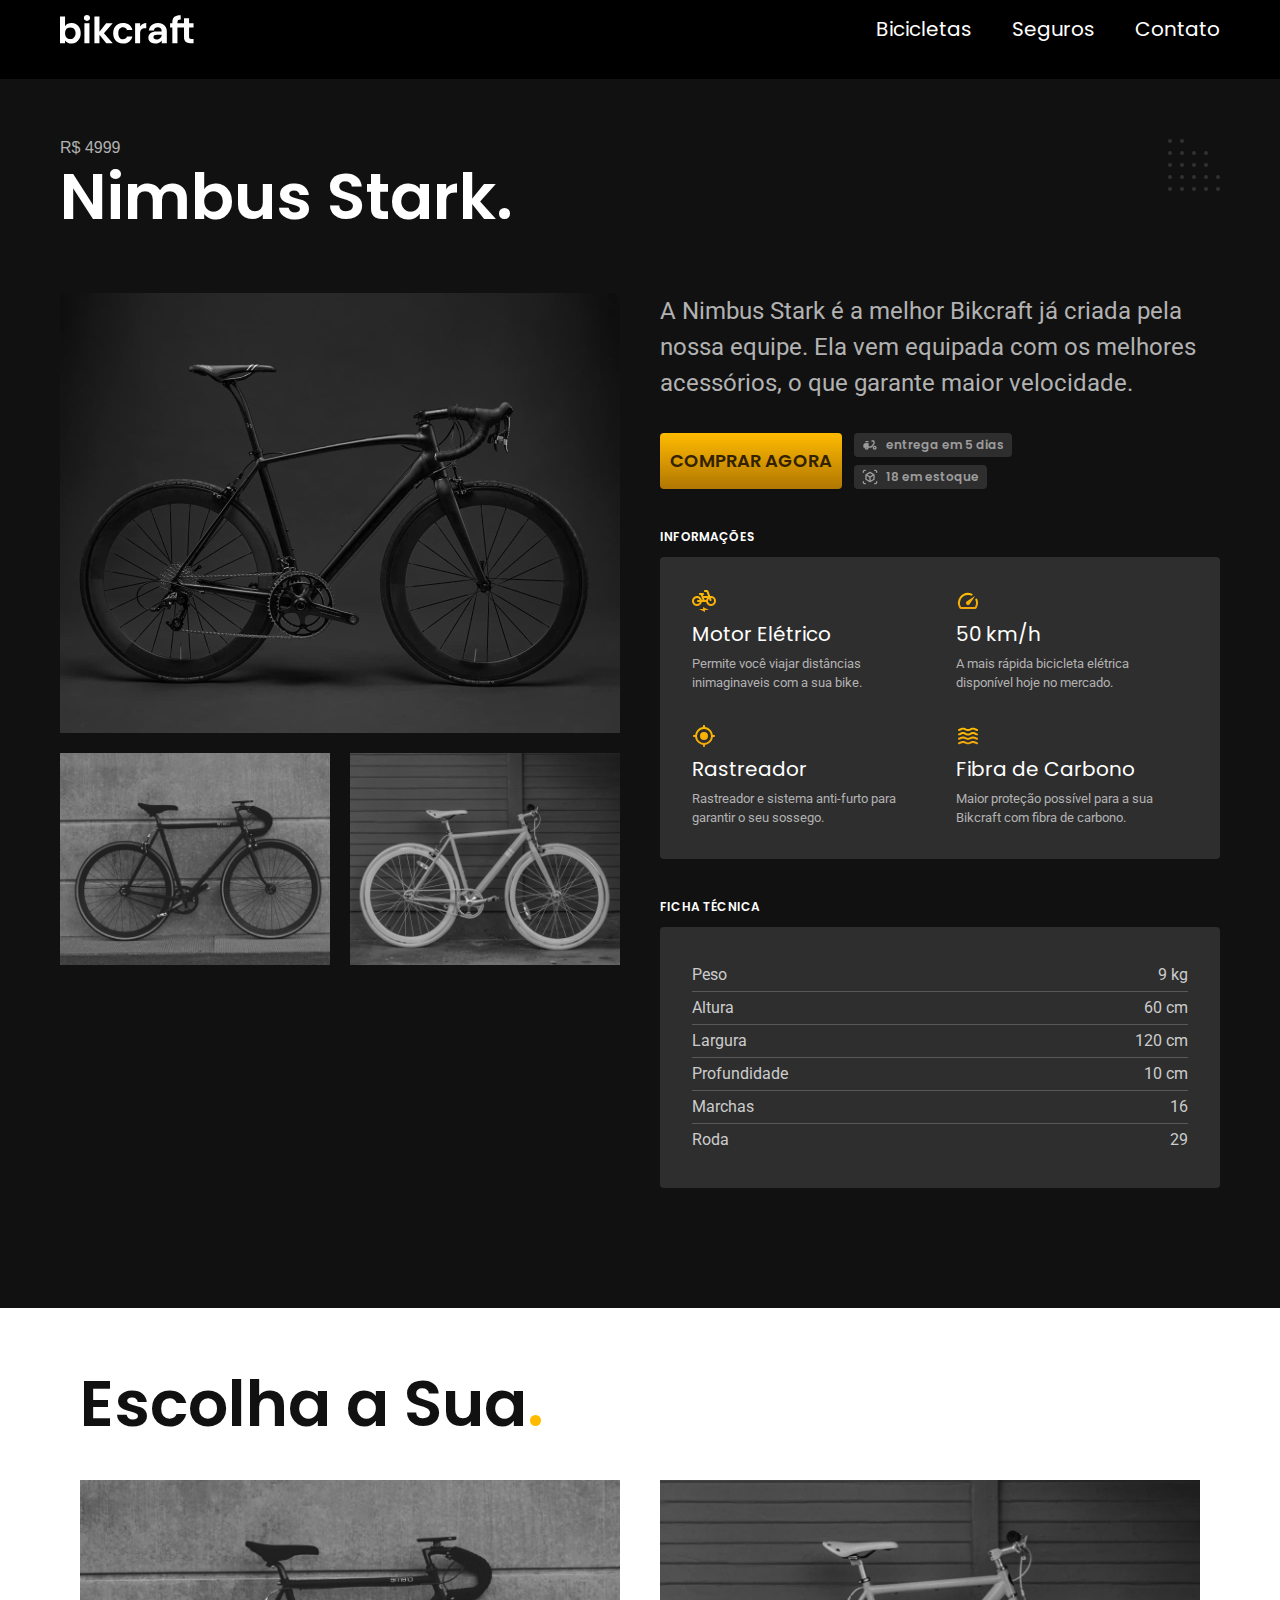
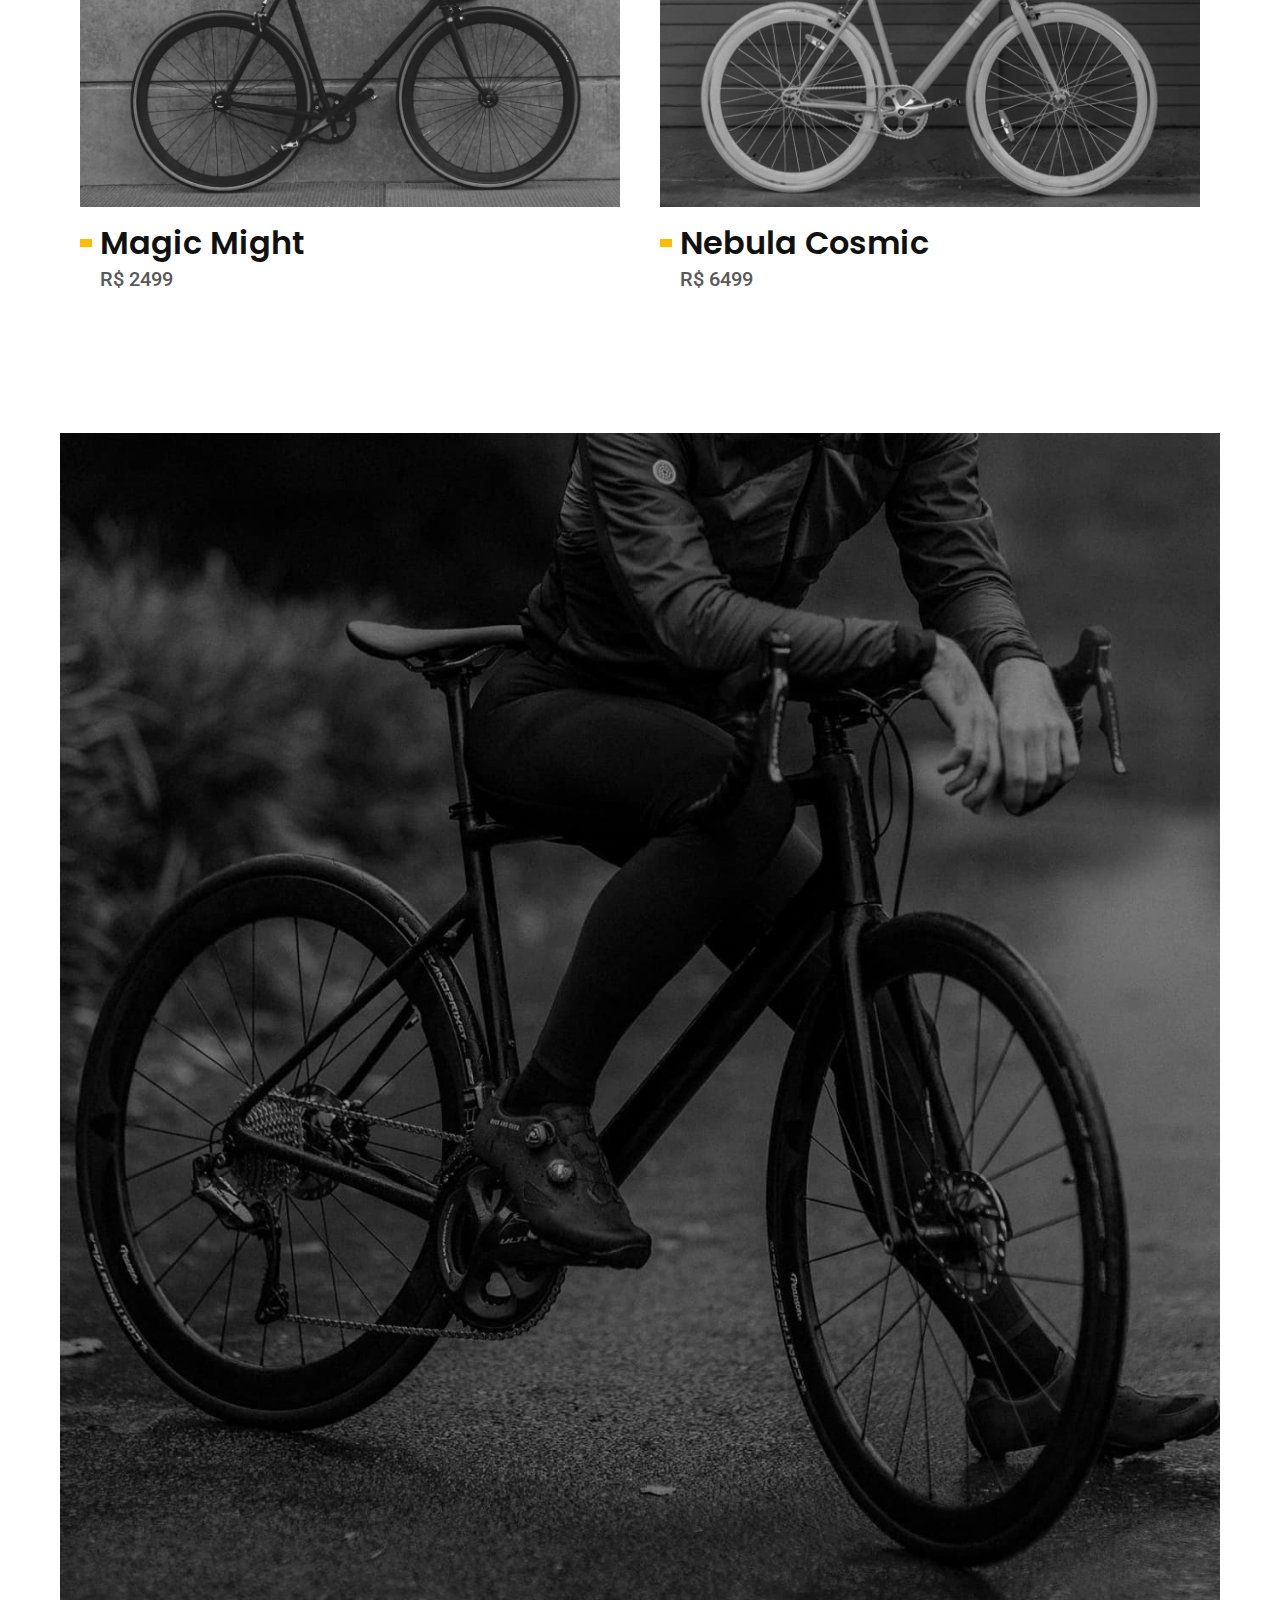
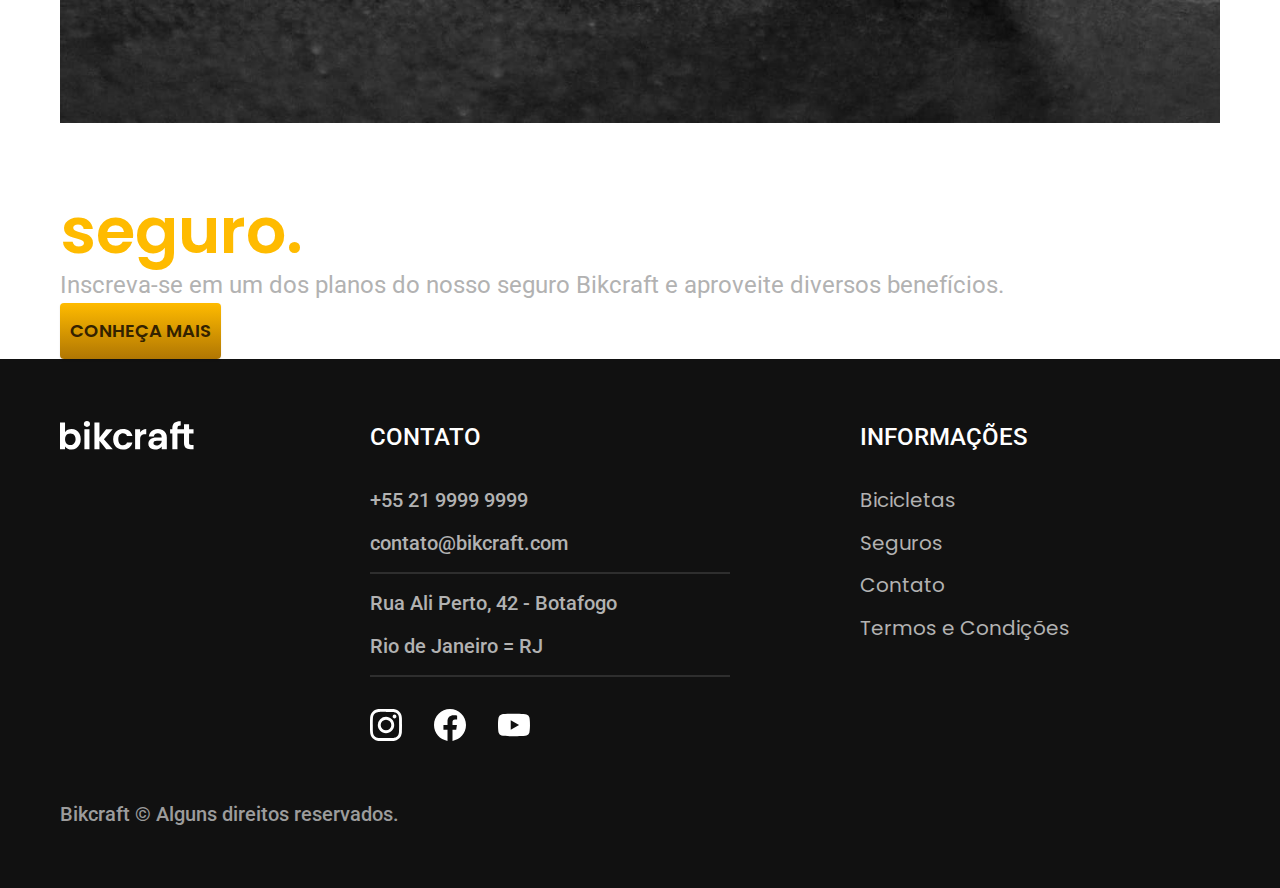
<file: bicicletas/nimbus.html>
<!DOCTYPE html>
<html lang="pt-br">
<head>
   <link rel="preconnect" href="https://fonts.googleapis.com">
   <link rel="preconnect" href="https://fonts.gstatic.com" crossorigin> <link href="https://fonts.googleapis.com/css2?family=Inter:wght@400;500&family=Poppins:wght@400;600&family=Roboto:wght@400;500&display=swap" rel="stylesheet">
   <link rel="preconnect" href="https://fonts.googleapis.com">
   <link rel="preconnect" href="https://fonts.gstatic.com" crossorigin>
   <link href="https://fonts.googleapis.com/css2?family=Inter:wght@400;500&family=Merriweather:ital,wght@1,900&family=Poppins:wght@400;600&family=Roboto:wght@400;500&display=swap" rel="stylesheet">
   <link rel="stylesheet" href="../style.css">
   <meta charset="UTF-8">
   <meta name="viewport" content="width=device-width, initial-scale=1.0">
   <link rel="icon" href="../favicon.svg" type="image/svg+xml">
   <title>Nimbus Stark - Bikcraft</title>
   <script>document.documentElement.classList.add('js')</script>
</head>
<body>
   <header class="header-bg">
      <div class="header container">
         <a href="./">
            <img src="../img/bikcraft.svg" alt="Bickraft">
         </a>
         <nav aria-label="primaria">
            <ul class="header-menu font-1-m cor-0">
               <li><a href="../bicicletas.html">Bicicletas</a></li>
               <li><a href="../seguros.html">Seguros</a></li>
               <li><a href="../contato.html">Contato</a></li>
            </ul>
         </nav>
      </div>
   </header>

  <main class="titulo-bg">
    <div>
      <div class="titulo container">
        <p class="font-2-xl cor-5">R$ 4999</p>
        <h1 class="font-1-xxl cor-0">Nimbus Stark<span class="cor-p1">.</span></h1>
      </div>
    </div>
    <div class="bicicleta container">
      <div class="bicicleta-imagens">
        <img src="../img/bicicleta/nimbus1.jpg" alt="Bicicleta 1">
        <img src="../img/bicicleta/nimbus2.jpg" alt="Bicicleta 2">
        <img src="../img/bicicleta/nimbus3.jpg" alt="Bicicleta 3">
      </div>
      <div class="bicicleta-conteudo">
        <p class="font-2-l cor-5">A Nimbus Stark é a melhor Bikcraft já criada pela nossa equipe. Ela vem equipada com os melhores acessórios, o que garante maior velocidade.</p>
        <div class="bicicleta-comprar">
          <a class="botao" href="../orcamento.html?tipo=bikcraft&produto=nimbus">Comprar Agora</a>
          <span class="font-1-xs cor-6"><img src="../img/icones/entrega.svg" alt=""> entrega em 5 dias</span>
          <span class="font-1-xs cor-6"><img src="../img/icones/estoque.svg" alt=""> 18 em estoque</span>
        </div>

        <h2 class="font-1-xs cor-0">Informações</h2>
        <ul class="bicicleta-informacoes">
          <li>
            <img src="../img/icones/eletrica.svg" alt="">
            <h3 class="font-1-m cor-0">Motor Elétrico</h3>
            <p class="font-2-xs cor-5">Permite você viajar distâncias inimaginaveis com a sua bike.</p>
          </li>
          <li>
            <img src="../img/icones/velocidade.svg" alt="">
            <h3 class="font-1-m cor-0">50 km/h</h3>
            <p class="font-2-xs cor-5">A mais rápida bicicleta elétrica disponível hoje no mercado.</p>
          </li>
          <li>
            <img src="../img/icones/rastreador.svg" alt="">
            <h3 class="font-1-m cor-0">Rastreador</h3>
            <p class="font-2-xs cor-5">Rastreador e sistema anti-furto para garantir o seu sossego.</p>
          </li>
          <li>
            <img src="../img/icones/carbono.svg" alt="">
            <h3 class="font-1-m cor-0">Fibra de Carbono</h3>
            <p class="font-2-xs cor-5">Maior proteção possível para a sua Bikcraft com fibra de carbono.</p>
          </li>
        </ul>
        <h2 class="font-1-xs cor-0">Ficha Técnica</h2>
        <ul class="bicicleta-ficha font-2-s cor-4">
          <li>Peso <span>9 kg</span></li>
          <li>Altura <span>60 cm</span></li>
          <li>Largura <span>120 cm</span></li>
          <li>Profundidade <span>10 cm</span></li>
          <li>Marchas <span>16</span></li>
          <li>Roda <span>29</span></li>
        </ul>
      </div>
    </div>
  </main>

  <article class="bic-lista container">
      <h2 class="font-1-xxl container">Escolha a Sua<span class="p1">.</span></h2>

      <ul class="bic-itens">
         <li>
            <a href="./magic.html">
               <img src="../img/bicicletas/magic.jpg" alt="">
               <h3 class="font-1-xl">Magic Might</h3>
               <span class="font-2-m cor-8">R$ 2499</span>
            </a>
         </li>
         <li>
            <a href="./nebula.html">
               <img src="../img/bicicletas/nebula.jpg" alt="">
               <h3 class="font-1-xl">Nebula Cosmic</h3>
               <span class="font-2-m cor-8">R$ 6499</span>
            </a>
         </li>
      </ul>
   </article>

   <article class="seguroint-bg">
      <div class="seguroint container">
         <div class="seguroint-img">
            <img src="../img/fotos/seguros.jpg" alt="Pessoa parada em cima de uma bicicleta preta">
         </div>
         <div class="seguroint-conteudo">
            <h2 class="font-1-xxl cor-0">Pedale mais tranquilo com o nosso <span class="p1">seguro.</span></h2>
            <p class="font-2-l cor-5">Inscreva-se em um dos planos do nosso seguro Bikcraft e aproveite diversos benefícios.</p>
            <a class="botao" href="../seguros.html">CONHEÇA MAIS</a>
         </div>
      </div>
   </article>
   <footer class="footer-bg">
      <div class="footer container">
         <img src="../img/bikcraft.svg" alt="Bikcraft">
         <div class="footer-contato">
            <h3 class="font-2-l-b cor-0">CONTATO</h3>
            <ul class="font-2-m cor-5">
               <li><a href="tel:+552199999999">+55 21 9999 9999</a></li>
               <li><a href="mailto:contato@bikcraft.com">contato@bikcraft.com</a></li>
               <li>Rua Ali Perto, 42 - Botafogo</li>
               <li>Rio de Janeiro = RJ</li>
            </ul>
            <div class="footer-redes">
               <a href="./">
                  <img src="../img/redes/instagram.svg" alt="Link do Instagram">
               </a>
               <a href="./">
                  <img src="../img/redes/facebook.svg" alt="Link do Facebook">
               </a>
               <a href="./">
                  <img src="../img/redes/youtube.svg" alt="Link do Youtube">
               </a>
            </div>
         </div>
            <div class="footer-info">
               <h3 class="font-2-l-b cor-0">INFORMAÇÕES</h3>
               <nav>
                  <ul class="font-1-m cor-5">
                     <li><a href="../bicicletas.html">Bicicletas</a></li>
                     <li><a href="../seguros.html">Seguros</a></li>
                     <li><a href="../contato.html">Contato</a></li>
                     <li><a href="../termos.html">Termos e Condições</a></li>
                  </ul>
               </nav>
            </div>
            <p class="footer-copy font-2-m cor-6">Bikcraft © Alguns direitos reservados.</p>
      </div> 
   </footer>
  <script src="../js/script.js"></script>
</body>
</html>
</file>
<file: style.css>
@import url(./home/header.css);
@import url(./home/introducao.css);
@import url(./home/biclista.css);
@import url(./home/tecnologia.css);
@import url(./home/parceiros.css);
@import url(./home/depoimento.css);
@import url(./home/seguros.css);
@import url(./home/footer.css);

@import url(./termos/termos.css);

@import url(./nossasbik/nossasbik.css);

@import url(./seguros/seguros.css);

@import url(./bicicletas/interno.css);

@import url(./contato/contato.css);
@import url(./contato/lojas.css);


@import url(./utilitario/utilidades.css);
@import url(./utilitario/global.css);
@import url(./utilitario/formulario.css);
@import url(./utilitario/cores.css);
@import url(./utilitario/tipografia.css);
@import url(./utilitario/animacao.css);

@import url(./orcamento/orcamento.css);
</file>
